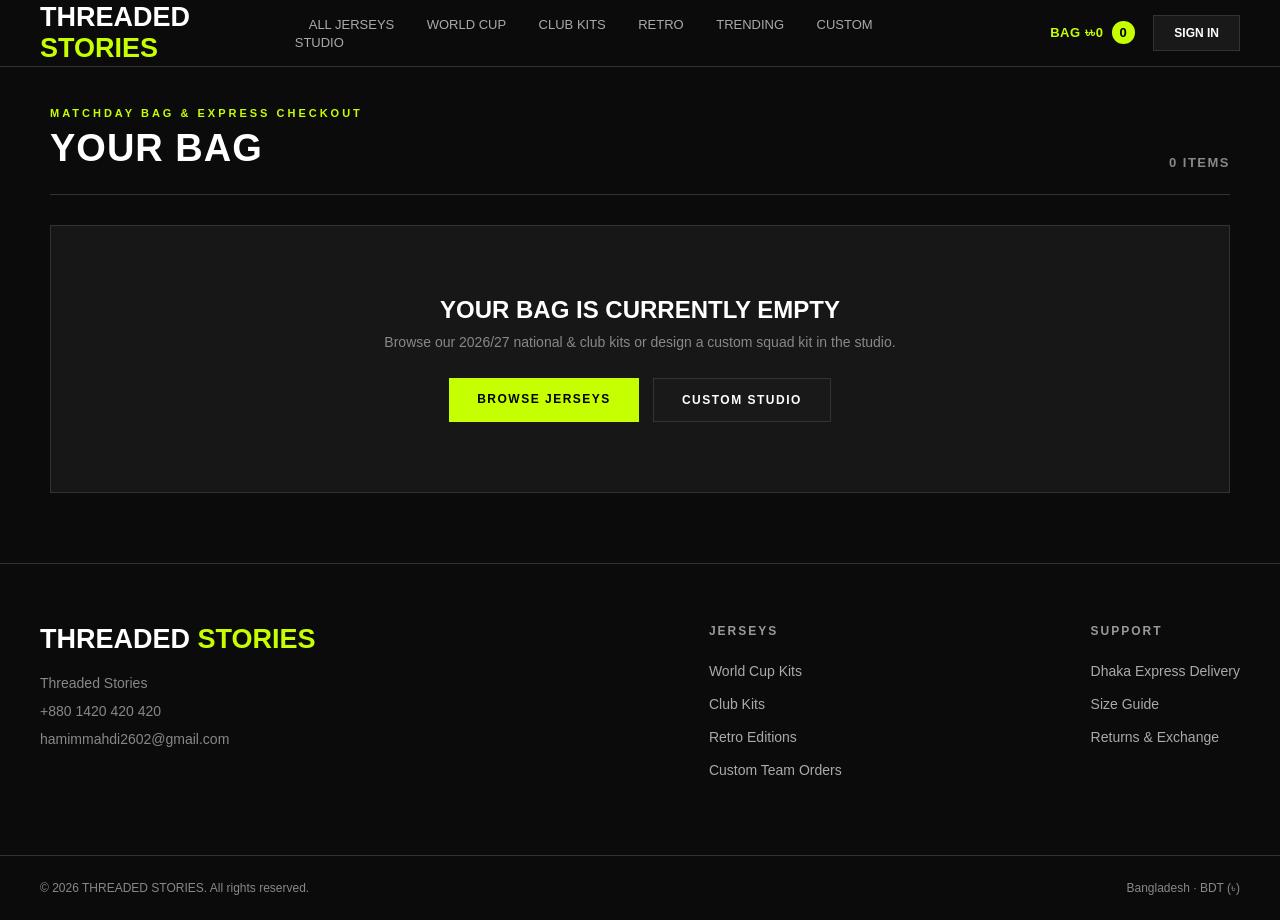
<file: Cart/index.html>
<!DOCTYPE html>
<html lang="en">
<head>
  <meta charset="UTF-8">
  <meta name="viewport" content="width=device-width, initial-scale=1.0">
  <title>Threaded Stories — Bag &amp; Checkout</title>
  <link rel="stylesheet" href="style.css">
  <link rel="icon" href="../Dashboard/mainlogo.webp" type="image/webp">
</head>
<body>

  <!-- Header -->
  <header>
    <a href="../Dashboard/index.html" class="logo">THREADED<span> STORIES</span></a>

    <nav>
      <a href="../Dashboard/index.html#products">ALL JERSEYS</a>
      <a href="../Dashboard/index.html#products">WORLD CUP</a>
      <a href="../Dashboard/index.html#products">CLUB KITS</a>
      <a href="../Dashboard/index.html#products">RETRO</a>
      <a href="../Dashboard/index.html#products">TRENDING</a>
      <a href="../Custom Jersey Studio/index.html">CUSTOM STUDIO</a>
    </nav>

    <div class="header-right">
      <a href="index.html" class="cart-pill active-pill">
        BAG &#2547;<span id="navCartTotal">0</span> <b id="navCartCount">0</b>
      </a>
      <a href="../Dashboard/login.html" class="signin-link">SIGN IN</a>
    </div>
  </header>

  <!-- Main Cart & Checkout Workspace -->
  <main class="bag-main">

    <div class="bag-topbar">
      <div>
        <p class="bag-badge">MATCHDAY BAG &amp; EXPRESS CHECKOUT</p>
        <h1>YOUR BAG</h1>
      </div>
      <div class="bag-topbar-actions">
        <span class="bag-count-label" id="bagItemsLabel">0 ITEMS</span>
        <button type="button" id="clearBagBtn" class="clear-btn">CLEAR BAG</button>
      </div>
    </div>

    <!-- Empty Bag State -->
    <section id="emptyBagView" class="empty-bag-box">
      <h2>YOUR BAG IS CURRENTLY EMPTY</h2>
      <p>Browse our 2026/27 national &amp; club kits or design a custom squad kit in the studio.</p>
      <div class="empty-bag-links">
        <a href="../Dashboard/index.html#products" class="btn-lime">BROWSE JERSEYS</a>
        <a href="../Custom Jersey Studio/index.html" class="btn-outline">CUSTOM STUDIO</a>
      </div>
    </section>

    <!-- Active Bag + Express Checkout Grid -->
    <section id="activeBagView" class="bag-grid">

      <!-- Left Column: Bag Items & Custom Print Option -->
      <div class="bag-items-column">
        <div id="bagItemsList" class="bag-items-list"></div>

        <!-- Promo Code Bar -->
        <div class="promo-card">
          <label for="promoInput">PROMO CODE (TRY: <span>THREADED10</span>)</label>
          <div class="promo-row">
            <input type="text" id="promoInput" placeholder="Enter promo code...">
            <button type="button" id="applyPromoBtn" class="btn-outline-sm">APPLY</button>
          </div>
          <p id="promoFeedback" class="promo-feedback"></p>
        </div>
      </div>

      <!-- Right Column: Summary & Express Bangladesh Checkout -->
      <aside class="checkout-column">

        <!-- Step 1: Order Summary Card -->
        <div id="summaryCard" class="panel-box">
          <div class="panel-head">
            <h3>ORDER SUMMARY</h3>
            <span class="currency-tag">BDT (&#2547;)</span>
          </div>

          <!-- Free Dhaka Delivery Progress -->
          <div class="shipping-meter">
            <p id="shippingMeterText">Add &#2547;2,500 more for FREE Inside Dhaka delivery</p>
            <div class="meter-track">
              <div id="shippingMeterFill" class="meter-fill"></div>
            </div>
          </div>

          <div class="zone-switch">
            <button type="button" class="zone-tab active" data-zone="dhaka">INSIDE DHAKA (&#2547;70)</button>
            <button type="button" class="zone-tab" data-zone="outside">OUTSIDE DHAKA (&#2547;130)</button>
          </div>

          <div class="totals-list">
            <div class="total-line">
              <span>Jerseys Subtotal</span>
              <span id="subtotalVal">&#2547;0</span>
            </div>
            <div class="total-line">
              <span>Name &amp; Number Print</span>
              <span id="printTotalVal">&#2547;0</span>
            </div>
            <div class="total-line" id="discountRow" style="display: none;">
              <span>Promo Discount (10%)</span>
              <span id="discountVal" class="text-lime">-&#2547;0</span>
            </div>
            <div class="total-line">
              <span>Delivery Charge</span>
              <span id="deliveryVal">&#2547;70</span>
            </div>
            <div class="line-divider"></div>
            <div class="total-line grand-total">
              <span>TOTAL PAYABLE</span>
              <span id="grandTotalVal" class="text-lime">&#2547;0</span>
            </div>
          </div>

          <button type="button" id="openCheckoutBtn" class="btn-lime-full">PROCEED TO CHECKOUT</button>
          <a href="../Dashboard/index.html#products" class="continue-link">&#8592; CONTINUE SHOPPING</a>
        </div>

        <!-- Step 2: Express Checkout Form -->
        <div id="checkoutCard" class="panel-box" style="display: none;">
          <div class="panel-head">
            <h3>EXPRESS CHECKOUT</h3>
            <button type="button" id="backToSummaryBtn" class="text-btn">&#8592; SUMMARY</button>
          </div>

          <form id="checkoutForm" novalidate>
            <div class="field-group">
              <label for="buyerName">Full Name</label>
              <input type="text" id="buyerName" placeholder="e.g. Hamim Mehdi Leo">
              <span class="error" id="nameError"></span>
            </div>

            <div class="field-group">
              <label for="buyerPhone">Bangladesh Mobile Number</label>
              <input type="tel" id="buyerPhone" placeholder="01XXXXXXXXX">
              <span class="error" id="phoneError"></span>
            </div>

            <div class="field-group">
              <label for="buyerAddress">Full Delivery Address</label>
              <textarea id="buyerAddress" rows="3" placeholder="House, Road, Area, District"></textarea>
              <span class="error" id="addressError"></span>
            </div>

            <div class="field-group">
              <label>Payment Method</label>
              <div class="payment-options">
                <button type="button" class="pay-option active" data-pay="Cash on Delivery">CASH ON DELIVERY</button>
                <button type="button" class="pay-option" data-pay="bKash">BKASH</button>
                <button type="button" class="pay-option" data-pay="Nagad">NAGAD</button>
              </div>
            </div>

            <div class="checkout-payable-bar">
              <span>TOTAL PAYABLE</span>
              <strong id="checkoutPayableVal" class="text-lime">&#2547;0</strong>
            </div>

            <button type="submit" class="btn-lime-full">PLACE ORDER</button>
          </form>
        </div>

      </aside>
    </section>
  </main>

  <!-- Order Confirmation Modal -->
  <div id="orderConfirmModal" class="modal-overlay">
    <div class="confirm-box">
      <p class="bag-badge">ORDER CONFIRMED</p>
      <h2 id="orderRefCode">#TS-2026</h2>
      <p id="orderConfirmDetails"></p>
      <a href="../Dashboard/index.html" class="btn-lime-full" style="display: block; text-align: center; text-decoration: none;">
        BACK TO STOREFRONT
      </a>
    </div>
  </div>

  <!-- Footer -->
  <footer>
    <div class="footer-about">
      <h2>THREADED<span> STORIES</span></h2>
      <ul class="footer-contact">
        <li>
          <a href="https://www.facebook.com/profile.php?id=61566366863820" target="_blank" rel="noopener noreferrer">
            Threaded Stories
          </a>
        </li>
        <li><a href="tel:+8801420420420">+880 1420 420 420</a></li>
        <li><a href="mailto:hamimmahdi2602@gmail.com">hamimmahdi2602@gmail.com</a></li>
      </ul>
    </div>

    <div>
      <h4>JERSEYS</h4>
      <p>World Cup Kits</p>
      <p>Club Kits</p>
      <p>Retro Editions</p>
      <p>Custom Team Orders</p>
    </div>

    <div>
      <h4>SUPPORT</h4>
      <p>Dhaka Express Delivery</p>
      <p>Size Guide</p>
      <p>Returns &amp; Exchange</p>
    </div>
  </footer>

  <div class="copyright">
    &copy; 2026 THREADED STORIES. All rights reserved.
    <span>Bangladesh &middot; BDT (&#2547;)</span>
  </div>

  <script src="script.js"></script>
</body>
</html>
</file>
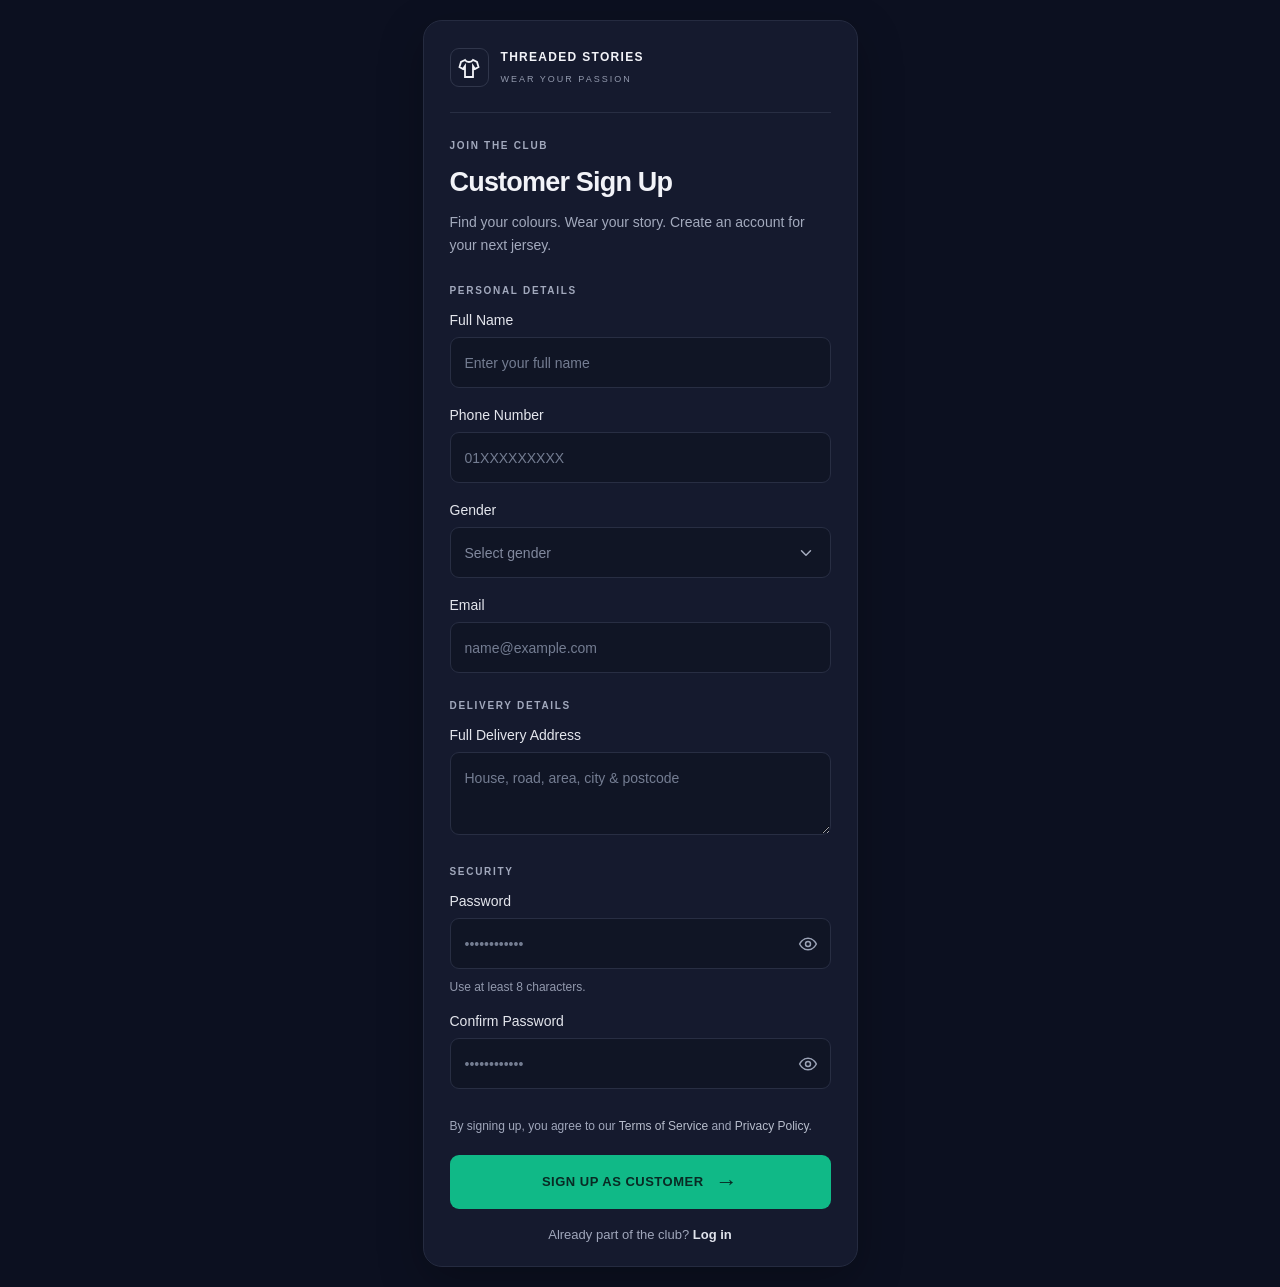
<file: customer sign up/index.html>
<!DOCTYPE html>
<html lang="en">
<head>
    <meta charset="UTF-8">
    <meta name="viewport" content="width=device-width, initial-scale=1.0">
    <title>Threaded Stories - Customer Sign Up</title>
    <link rel="stylesheet" href="style.css">
</head>
<body>

    <div class="signup-container">

     
        <header class="header">
            <div class="logo">
                <div class="logo-icon">
                    <svg viewBox="0 0 24 24" fill="none"
                         stroke="currentColor" stroke-width="1.8">
                        <path d="M8 4L4 6L2.5 11L6 13L8 10V21H16V10L18 13L21.5 11L20 6L16 4C15 5.5 13.7 6 12 6S9 5.5 8 4Z"/>
                    </svg>
                </div>

                <div class="brand-text">
                    <h3>THREADED STORIES</h3>
                    <span>WEAR YOUR PASSION</span>
                </div>
            </div>
        </header>

        <div class="divider"></div>

       
        <section class="intro">
            <span class="section-label">JOIN THE CLUB</span>
            <h1>Customer Sign Up</h1>
            <p>
                Find your colours. Wear your story. Create an
                account for your next jersey.
            </p>
        </section>

        <form id="signupForm">

            <div class="form-section">
                <span class="section-label">PERSONAL DETAILS</span>

                <div class="form-group">
                    <label for="fullName">Full Name</label>
                    <input type="text" id="fullName"
                           placeholder="Enter your full name" required>
                </div>

                <div class="form-group">
                    <label for="phone">Phone Number</label>
                    <input type="tel" id="phone"
                           placeholder="01XXXXXXXXX" required>
                </div>

                <div class="form-group">
                    <label for="gender">Gender</label>
                    <select id="gender" required>
                        <option value="" disabled selected>
                            Select gender
                        </option>
                        <option value="Male">Male</option>
                        <option value="Female">Female</option>
                        <option value="Other">Other</option>
                        <option value="Prefer not to say">
                            Prefer not to say
                        </option>
                    </select>
                </div>

                <div class="form-group">
                    <label for="email">Email</label>
                    <input type="email" id="email"
                           placeholder="name@example.com" required>
                </div>
            </div>

          
            <div class="form-section">
                <span class="section-label">DELIVERY DETAILS</span>

                <div class="form-group">
                    <label for="address">Full Delivery Address</label>
                    <textarea id="address"
                        placeholder="House, road, area, city & postcode"
                        required></textarea>
                </div>
            </div>

       
            <div class="form-section">
                <span class="section-label">SECURITY</span>

                <div class="form-group">
                    <label for="password">Password</label>

                    <div class="password-wrapper">
                        <input type="password" id="password"
                               placeholder="••••••••••••" required>

                        <button type="button" class="toggle-password"
                                data-target="password"
                                aria-label="Show password">
                            <svg viewBox="0 0 24 24" fill="none"
                                 stroke="currentColor" stroke-width="1.8">
                                <path d="M2 12S5.5 5 12 5s10 7 10 7-3.5 7-10 7S2 12 2 12Z"/>
                                <circle cx="12" cy="12" r="3"/>
                            </svg>
                        </button>
                    </div>

                    <small>Use at least 8 characters.</small>
                </div>

                <div class="form-group">
                    <label for="confirmPassword">Confirm Password</label>

                    <div class="password-wrapper">
                        <input type="password" id="confirmPassword"
                               placeholder="••••••••••••" required>

                        <button type="button" class="toggle-password"
                                data-target="confirmPassword"
                                aria-label="Show password">
                            <svg viewBox="0 0 24 24" fill="none"
                                 stroke="currentColor" stroke-width="1.8">
                                <path d="M2 12S5.5 5 12 5s10 7 10 7-3.5 7-10 7S2 12 2 12Z"/>
                                <circle cx="12" cy="12" r="3"/>
                            </svg>
                        </button>
                    </div>
                </div>
            </div>

          
            <p class="terms">
                By signing up, you agree to our
                <a href="#">Terms of Service</a> and
                <a href="#">Privacy Policy</a>.
            </p>

         
            <button type="submit" class="signup-btn">
                SIGN UP AS CUSTOMER
                <span>→</span>
            </button>

            <div id="message" class="message"></div>

            <p class="login-text">
                Already part of the club?
                <a href="login.html">Log in</a>
            </p>

        </form>
    </div>

    <script src="script.js"></script>
</body>
</html>
</file>
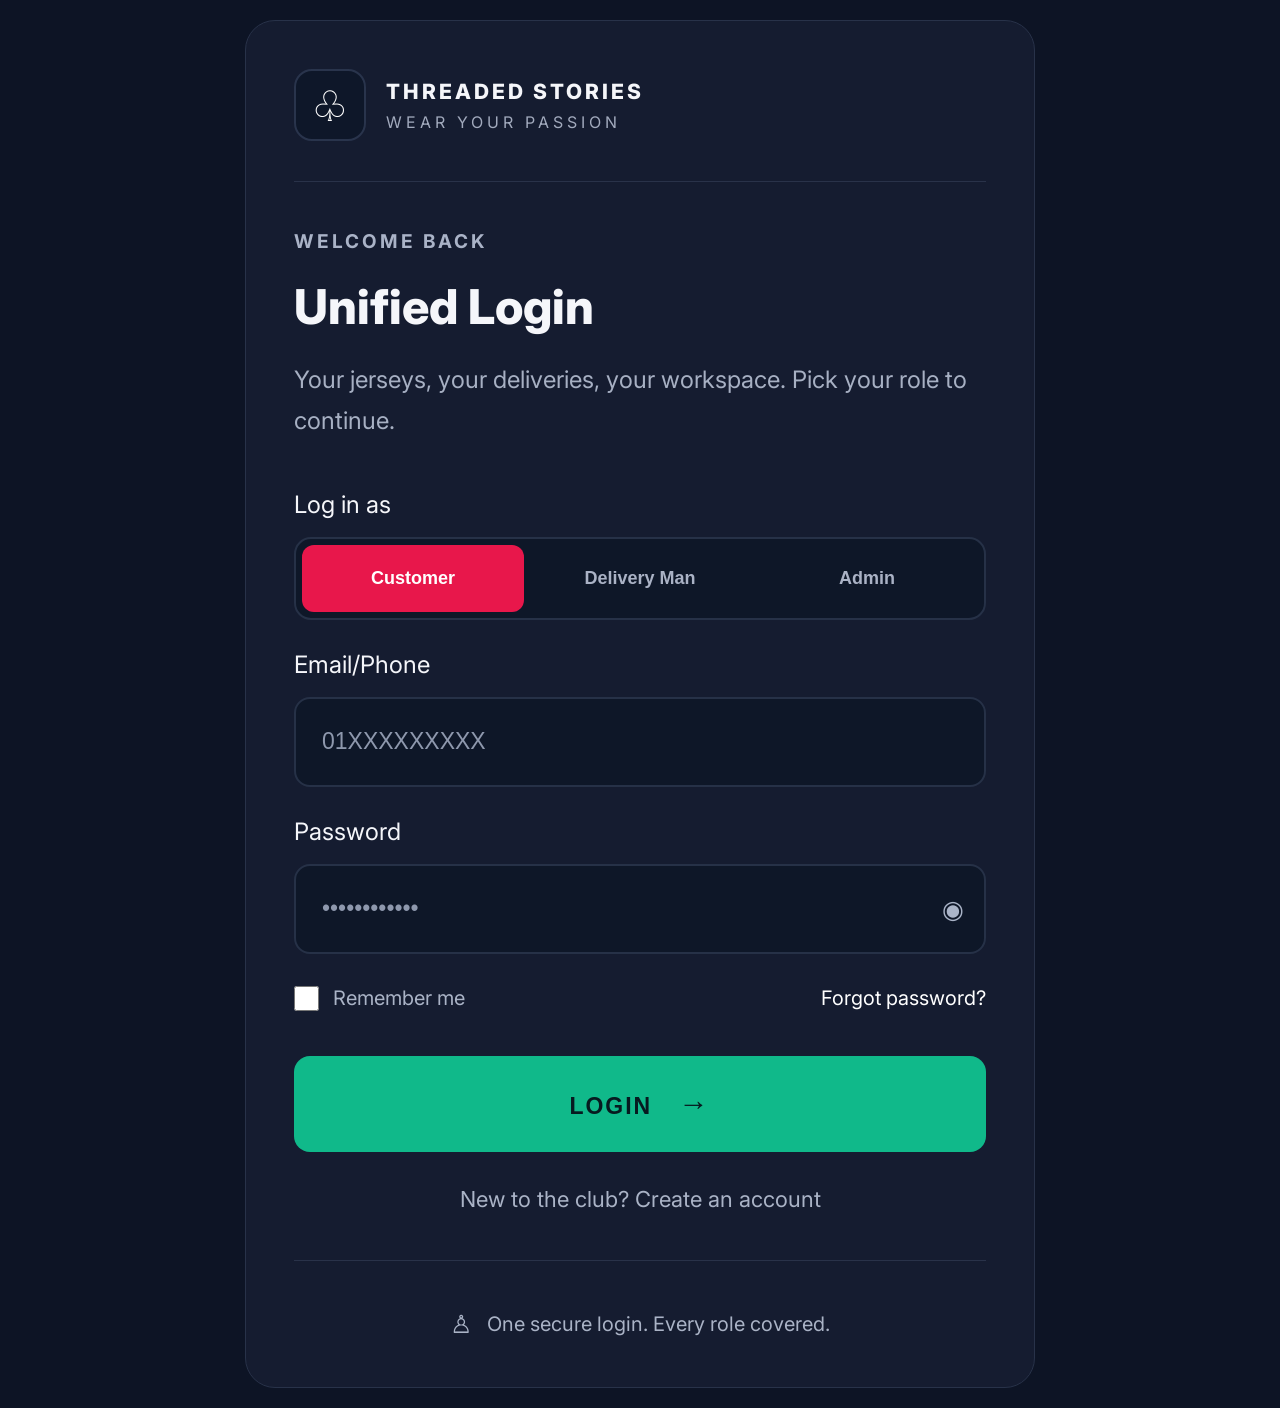
<file: log in/index.html>
<!DOCTYPE html>
<html lang="en">
<head>
    <meta charset="UTF-8">
    <meta name="viewport" content="width=device-width, initial-scale=1.0">
    <title>Threaded Stories - Login</title>

    <link rel="stylesheet" href="style.css">
    <link rel="preconnect" href="https://fonts.googleapis.com">
    <link rel="preconnect" href="https://fonts.gstatic.com" crossorigin>
    <link href="https://fonts.googleapis.com/css2?family=Inter:wght@400;500;600;700;800&display=swap" rel="stylesheet">
</head>

<body>

    <div class="login-container">

   
        <header class="header">
            <div class="logo">
                <span>♧</span>
            </div>

            <div class="brand">
                <h3>THREADED STORIES</h3>
                <p>WEAR YOUR PASSION</p>
            </div>
        </header>

        <hr>


        <section class="welcome">
            <h4>WELCOME BACK</h4>
            <h1>Unified Login</h1>
            <p>
                Your jerseys, your deliveries, your workspace.
                Pick your role to continue.
            </p>
        </section>

  
        <form id="loginForm">

     
            <label>Log in as</label>

            <div class="role-selector">
                <button type="button" class="role active" data-role="Customer">
                    Customer
                </button>

                <button type="button" class="role" data-role="Delivery Man">
                    Delivery Man
                </button>

                <button type="button" class="role" data-role="Admin">
                    Admin
                </button>
            </div>

           
            <div class="form-group">
                <label for="email">Email/Phone</label>

                <input
                    type="text"
                    id="email"
                    placeholder="01XXXXXXXXX"
                    required
                >
            </div>

          
            <div class="form-group">
                <label for="password">Password</label>

                <div class="password-box">
                    <input
                        type="password"
                        id="password"
                        placeholder="••••••••••••"
                        required
                    >

                    <button type="button" id="togglePassword">
                        <span id="eyeIcon">◉</span>
                    </button>
                </div>
            </div>

          
            <div class="options">

                <label class="remember">
                    <input type="checkbox" id="remember">
                    <span>Remember me</span>
                </label>

                <a href="#" id="forgotPassword">
                    Forgot password?
                </a>

            </div>

      
            <button type="submit" class="login-btn">
                LOGIN <span>→</span>
            </button>

        </form>

    
        <div class="create-account">
            New to the club?
            <a href="#" id="createAccount">Create an account</a>
        </div>

        <hr>

  
        <footer>
            <span>♙</span>
            One secure login. Every role covered.
        </footer>

    </div>

    <script src="script.js"></script>

</body>
</html>
</file>
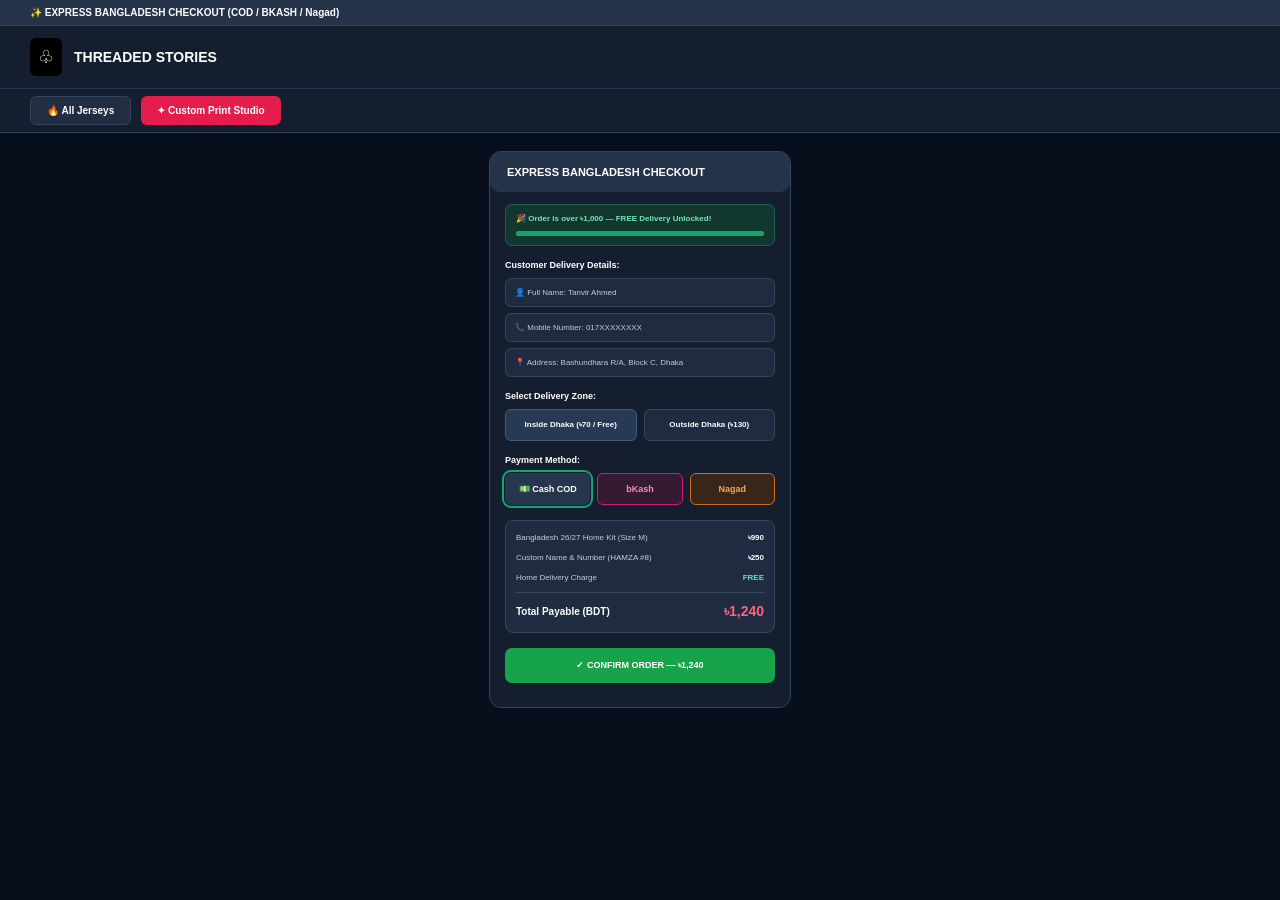
<file: payment Interface/index.html>
<!DOCTYPE html>
<html lang="en">

<head>

    <meta charset="UTF-8">
    <meta name="viewport" content="width=device-width, initial-scale=1.0">

    <title>Threaded Stories - Checkout</title>

    <!-- CSS Connection -->
    <link rel="stylesheet" href="style.css">

</head>

<body>

    <!-- TOP ANNOUNCEMENT BAR -->

    <div class="top-bar">
        ✨ EXPRESS BANGLADESH CHECKOUT (COD / BKASH / Nagad)
    </div>


    <!-- NAVIGATION BAR -->

    <nav class="navbar">

        <div class="brand">
            <span class="brand-icon">♧</span>
            <h3>THREADED STORIES</h3>
        </div>

    </nav>


    <!-- MENU BAR -->

    <div class="menu-bar">

        <button class="menu-btn">🔥 All Jerseys</button>

        <button class="custom-btn">✦ Custom Print Studio</button>

    </div>


    <!-- MAIN CHECKOUT SECTION -->

    <main>

        <div class="checkout-card">

            <!-- CARD HEADER -->

            <div class="card-header">

                <h3>EXPRESS BANGLADESH CHECKOUT</h3>

            </div>


            <!-- CARD CONTENT -->

            <div class="card-content">


                <!-- FREE DELIVERY MESSAGE -->

                <div class="delivery-message">

                    <p>
                        🎉 Order is over ৳1,000 — FREE Delivery Unlocked!
                    </p>

                    <div class="progress-bar">

                        <div class="progress"></div>

                    </div>

                </div>


                <!-- CUSTOMER DETAILS -->

                <h4>Customer Delivery Details:</h4>


                <div class="customer-info">

                    <p>👤 Full Name: Tanvir Ahmed</p>

                    <p>📞 Mobile Number: 017XXXXXXXX</p>

                    <p>📍 Address: Bashundhara R/A, Block C, Dhaka</p>

                </div>


                <!-- DELIVERY ZONE -->

                <h4>Select Delivery Zone:</h4>


                <div class="zone-container">

                    <button class="zone-btn active" id="insideDhaka">

                        Inside Dhaka (৳70 / Free)

                    </button>

                    <button class="zone-btn" id="outsideDhaka">

                        Outside Dhaka (৳130)

                    </button>

                </div>


                <!-- PAYMENT METHOD -->

                <h4>Payment Method:</h4>


                <div class="payment-container">

                    <button class="payment-btn active" data-payment="Cash COD">

                        💵 Cash COD

                    </button>

                    <button class="payment-btn bkash" data-payment="bKash">

                        bKash

                    </button>

                    <button class="payment-btn nagad" data-payment="Nagad">

                        Nagad

                    </button>

                </div>


                <!-- ORDER SUMMARY -->

                <div class="order-summary">


                    <div class="summary-row">

                        <span>Bangladesh 26/27 Home Kit (Size M)</span>

                        <strong>৳990</strong>

                    </div>


                    <div class="summary-row">

                        <span>Custom Name & Number (HAMZA #8)</span>

                        <strong>৳250</strong>

                    </div>


                    <div class="summary-row">

                        <span>Home Delivery Charge</span>

                        <strong class="free" id="deliveryCharge">FREE</strong>

                    </div>


                    <hr>


                    <div class="total-row">

                        <strong>Total Payable (BDT)</strong>

                        <strong class="total-price" id="totalPrice">৳1,240</strong>

                    </div>


                </div>


                <!-- CONFIRM ORDER BUTTON -->

                <button class="confirm-btn" id="confirmOrder">

                    ✓ CONFIRM ORDER — ৳1,240

                </button>


                <!-- SUCCESS MESSAGE -->

                <p id="successMessage"></p>


            </div>

        </div>

    </main>


    <!-- JAVASCRIPT CONNECTION -->

    <script src="script.js"></script>

</body>

</html>
</file>
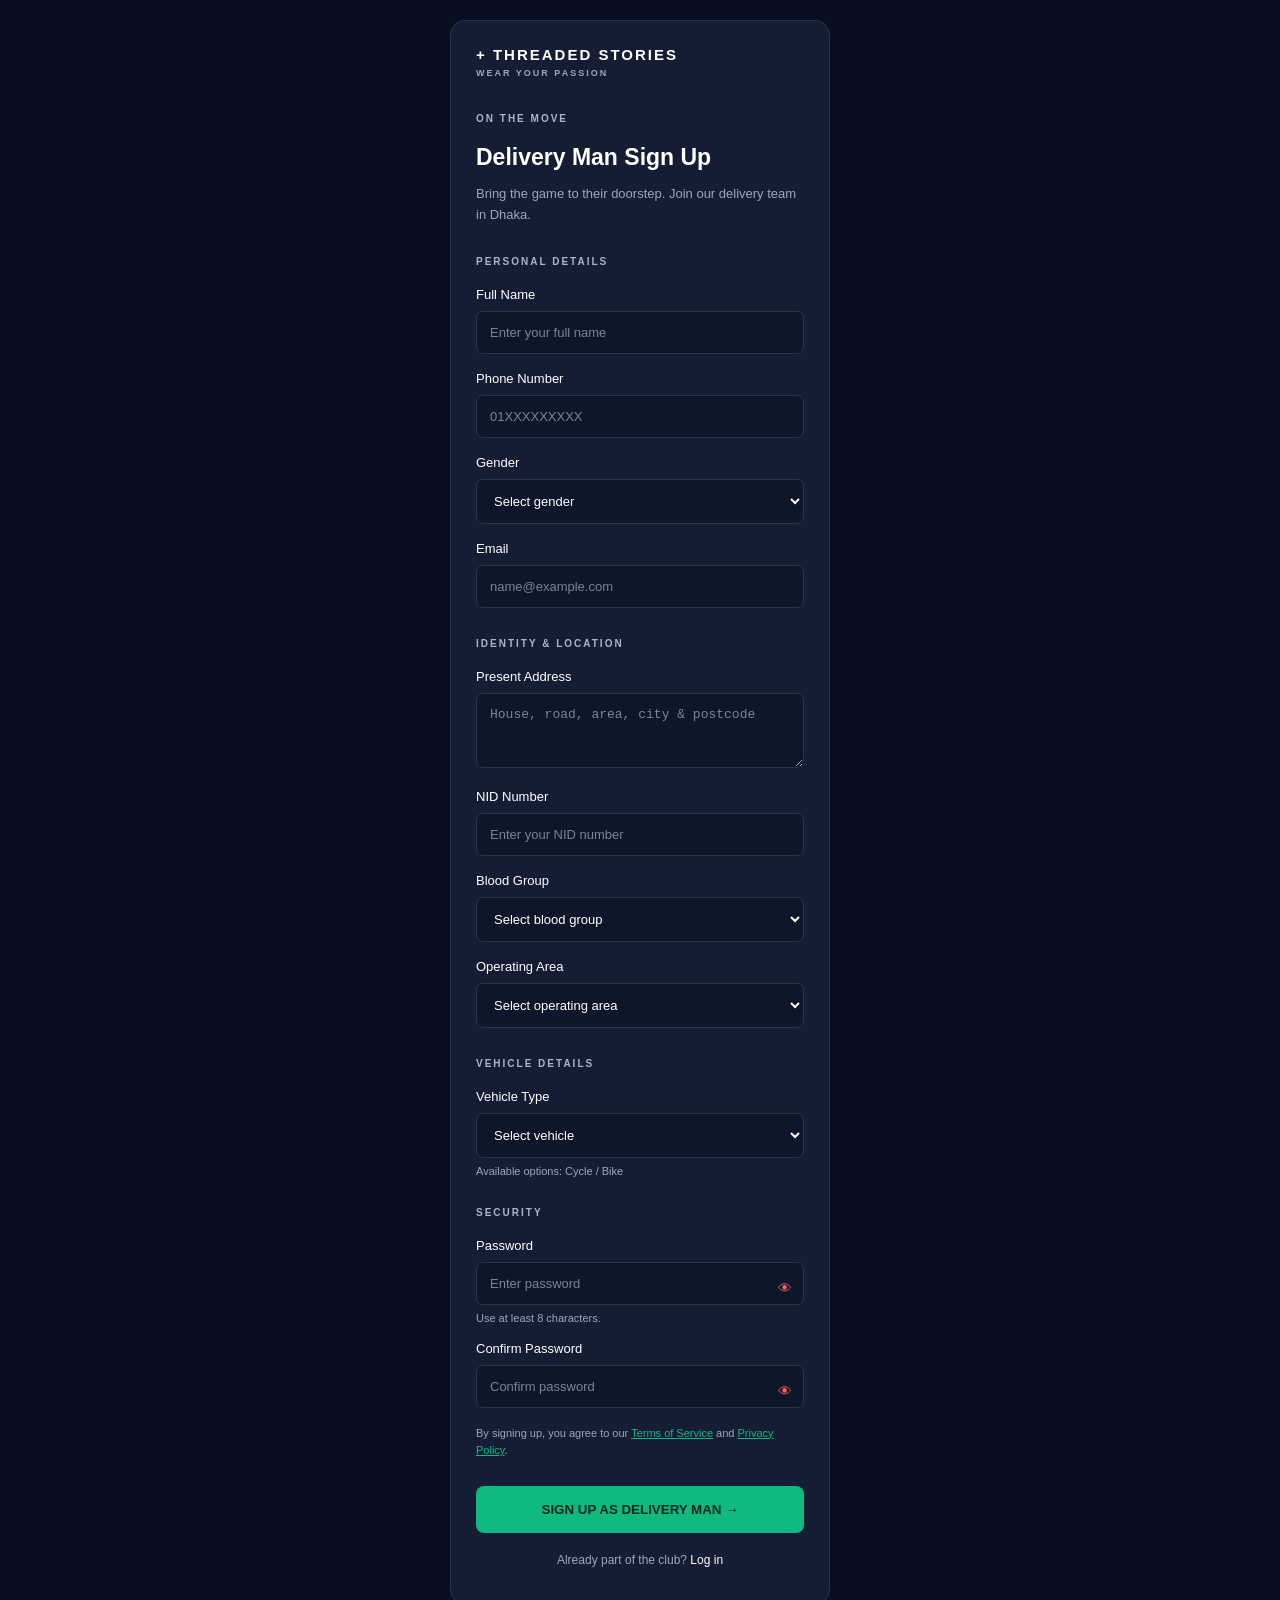
<file: project/index.html>
<!DOCTYPE html>

<html lang="en">

<head>     <meta charset="UTF-8">     <meta name="viewport" content="width=device-width, initial-scale=1.0">


<title>Delivery Man Sign Up</title>

<!-- Connect CSS -->
<link rel="stylesheet" href="style.css">


</head>

<body>

<form id="deliveryForm">


<!-- HEADER -->

<div class="logo">
    + THREADED STORIES
    <small>WEAR YOUR PASSION</small>
</div>

<p class="section-title">ON THE MOVE</p>

<h2>Delivery Man Sign Up</h2>

<p class="subtitle">
    Bring the game to their doorstep.
    Join our delivery team in Dhaka.
</p>


<!-- PERSONAL DETAILS -->

<p class="section-title">PERSONAL DETAILS</p>

<div>
    <label>Full Name</label>
    <input type="text" id="fullName" placeholder="Enter your full name">
    <span id="nameError"></span>
</div>

<div>
    <label>Phone Number</label>
    <input type="text" id="phone" placeholder="01XXXXXXXXX">
    <span id="phoneError"></span>
</div>

<div>
    <label>Gender</label>

    <select id="gender">
        <option value="">Select gender</option>
        <option>Male</option>
        <option>Female</option>
        <option>Other</option>
    </select>

    <span id="genderError"></span>
</div>

<div>
    <label>Email</label>
    <input type="email" id="email" placeholder="name@example.com">
    <span id="emailError"></span>
</div>


<!-- IDENTITY AND LOCATION -->

<p class="section-title">IDENTITY & LOCATION</p>

<div>
    <label>Present Address</label>

    <textarea id="address"
    placeholder="House, road, area, city & postcode"></textarea>

    <span id="addressError"></span>
</div>

<div>
    <label>NID Number</label>
    <input type="text" id="nid" placeholder="Enter your NID number">
    <span id="nidError"></span>
</div>

<div>
    <label>Blood Group</label>

    <select id="blood">
        <option value="">Select blood group</option>
        <option>O+</option>
        <option>O-</option>
        <option>A+</option>
        <option>A-</option>
        <option>B+</option>
        <option>B-</option>
        <option>AB+</option>
        <option>AB-</option>
    </select>

    <span id="bloodError"></span>
</div>

<div>
    <label>Operating Area</label>

    <select id="area">
        <option value="">Select operating area</option>
        <option>Bashundhara & Uttara</option>
        <option>Mirpur</option>
        <option>Dhanmondi</option>
        <option>Banani & Gulshan</option>
        <option>Mohammadpur</option>
        <option>Motijheel</option>
    </select>

    <span id="areaError"></span>
</div>


<!-- VEHICLE DETAILS -->

<p class="section-title">VEHICLE DETAILS</p>

<div>
    <label>Vehicle Type</label>

    <select id="vehicle">
        <option value="">Select vehicle</option>
        <option value="Cycle">Cycle</option>
        <option value="Bike">Bike</option>
    </select>

    <span id="vehicleError"></span>
</div>

<p class="hint">Available options: Cycle / Bike</p>

<!-- Bike Registration -->

<div id="bikeDetails" style="display:none;">

    <p class="success-text">✓ Required for Bike</p>

    <label>Bike Registration Number</label>

    <input type="text" id="bikeNumber"
    placeholder="DHK-METRO-LA-24-8891">

    <span id="bikeError"></span>

</div>


<!-- SECURITY -->

<p class="section-title">SECURITY</p>

<div>
    <label>Password</label>

    <div class="password-box">

        <input type="password" id="password"
        placeholder="Enter password">

        <span class="toggle"
        onclick="togglePassword('password', this)">👁</span>

    </div>

    <p class="hint">Use at least 8 characters.</p>

    <span id="passwordError"></span>
</div>

<div>
    <label>Confirm Password</label>

    <div class="password-box">

        <input type="password" id="confirmPassword"
        placeholder="Confirm password">

        <span class="toggle"
        onclick="togglePassword('confirmPassword', this)">👁</span>

    </div>

    <span id="confirmError"></span>
</div>


<!-- TERMS -->

<p class="terms">
    By signing up, you agree to our
    <a href="#">Terms of Service</a>
    and <a href="#">Privacy Policy</a>.
</p>


<!-- SUBMIT -->

<button type="submit">
    SIGN UP AS DELIVERY MAN →
</button>

<p id="successMessage"></p>

<p class="login">
    Already part of the club? <a href="#">Log in</a>
</p>


</form>

<!-- Connect JavaScript -->

<script src="script.js">\</script>

</body>
</html>
</file>
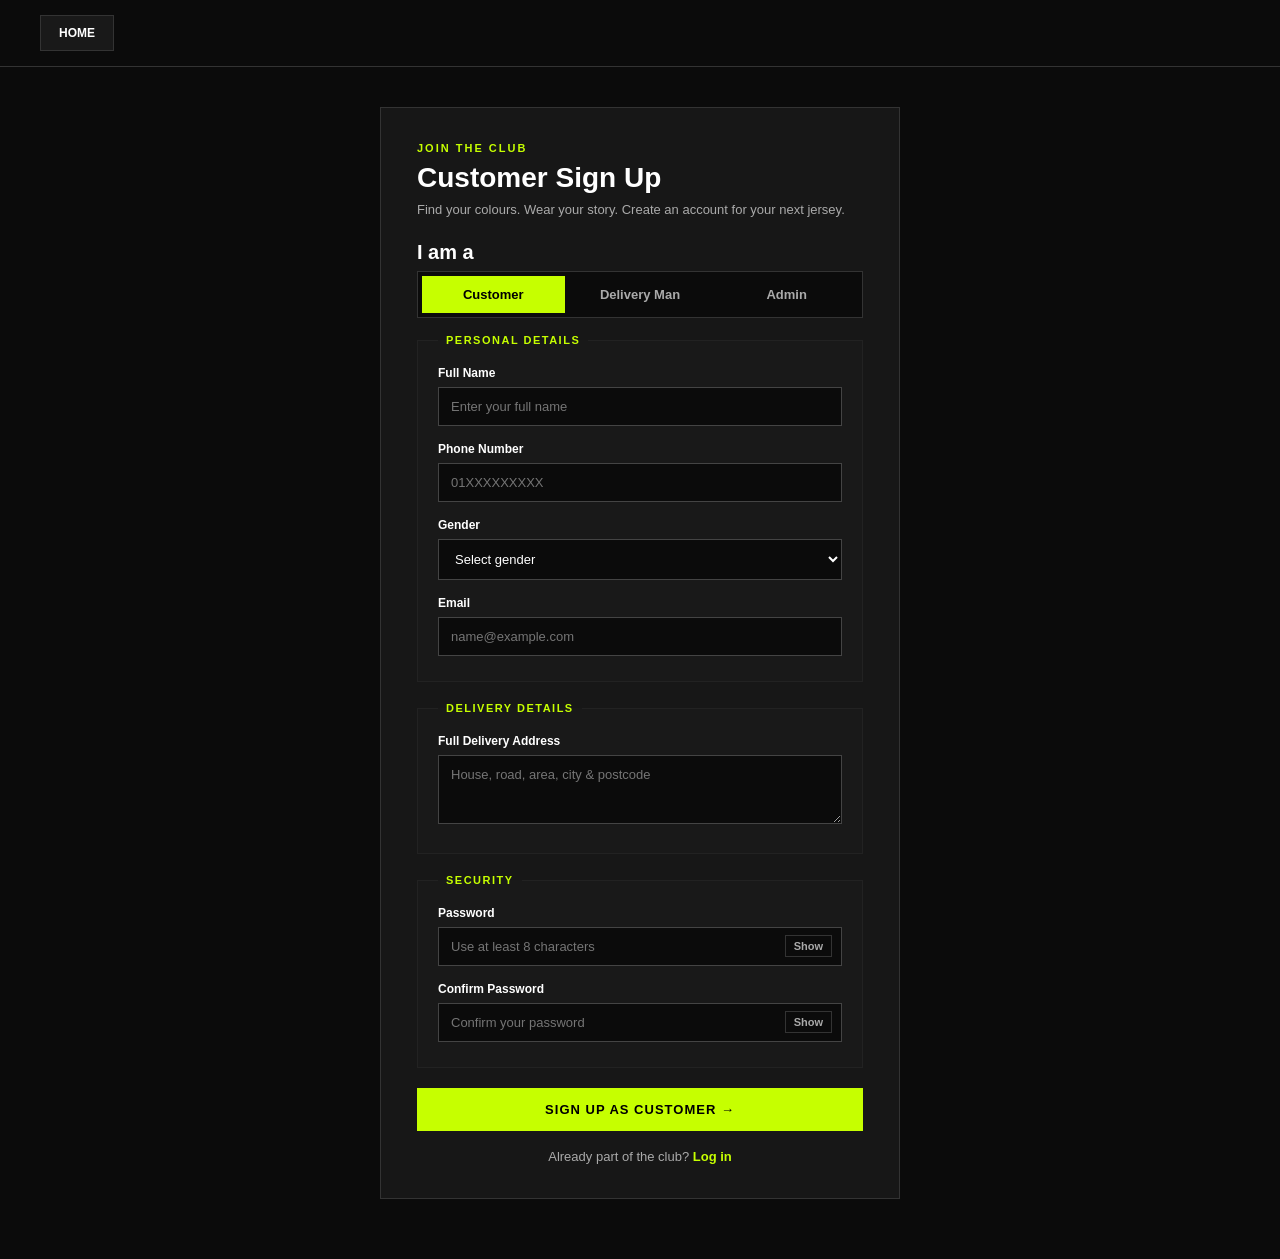
<file: Sign Up/index.html>
<!DOCTYPE html>
<html lang="en">
<head>
  <meta charset="UTF-8">
  <meta name="viewport" content="width=device-width, initial-scale=1.0">
  <title>Threaded Stories — Sign Up</title>
  <link rel="stylesheet" href="style.css">
</head>
<body>

  <nav>
    <a href="../Dashboard/index.html">HOME</a>
  </nav>

  <div class="container">
    <small id="roleTag">JOIN THE CLUB</small>
    <h2 id="formTitle">Customer Sign Up</h2>
    <p id="formSubtitle">Find your colours. Wear your story. Create an account for your next jersey.</p>

    <form id="signupForm" novalidate>

      <!-- 3-Segment Role Switcher (Customer | Delivery Man | Admin) -->
      <div class="form-group">
        <label class="who_am_i">I am a</label>
        <div class="role-segmented" role="tablist">
          <button type="button" class="role-tab active" data-role="customer">Customer</button>
          <button type="button" class="role-tab" data-role="delivery">Delivery Man</button>
          <button type="button" class="role-tab" data-role="admin">Admin</button>
        </div>
        <input type="hidden" id="role" name="role" value="customer">
      </div>

      <!-- Common Personal Details -->
      <fieldset>
        <legend>Personal Details</legend>

        <div class="form-group">
          <label for="fullName">Full Name</label>
          <input type="text" id="fullName" name="fullName" placeholder="Enter your full name">
          <span class="error" id="fullNameError"></span>
        </div>

        <div class="form-group">
          <label for="phone">Phone Number</label>
          <input type="tel" id="phone" name="phone" placeholder="01XXXXXXXXX" maxlength="11">
          <span class="error" id="phoneError"></span>
        </div>

        <div class="form-group">
          <label for="gender">Gender</label>
          <select id="gender" name="gender">
            <option value="">Select gender</option>
            <option value="Male">Male</option>
            <option value="Female">Female</option>
            <option value="Other">Other</option>
          </select>
          <span class="error" id="genderError"></span>
        </div>

        <div class="form-group">
          <label for="email">Email</label>
          <input type="email" id="email" name="email" placeholder="name@example.com">
          <span class="error" id="emailError"></span>
        </div>
      </fieldset>

      <!-- Customer Only -->
      <fieldset id="customerFields">
        <legend>Delivery Details</legend>

        <div class="form-group">
          <label for="customerAddress">Full Delivery Address</label>
          <textarea id="customerAddress" name="customerAddress" rows="3" placeholder="House, road, area, city &amp; postcode"></textarea>
          <span class="error" id="customerAddressError"></span>
        </div>
      </fieldset>

      <!-- Delivery Man Only -->
      <div id="deliveryFields" hidden>
        <fieldset>
          <legend>Identity &amp; Location</legend>

          <div class="form-group">
            <label for="presentAddress">Present Address</label>
            <textarea id="presentAddress" name="presentAddress" rows="3" placeholder="House, road, area, city &amp; postcode"></textarea>
            <span class="error" id="presentAddressError"></span>
          </div>

          <div class="form-group">
            <label for="nid">NID Number</label>
            <input type="text" id="nid" name="nid" placeholder="Enter your NID number">
            <span class="error" id="nidError"></span>
          </div>

          <div class="form-group">
            <label for="bloodGroup">Blood Group</label>
            <select id="bloodGroup" name="bloodGroup">
              <option value="">Select blood group</option>
              <option value="A+">A+</option>
              <option value="A-">A-</option>
              <option value="B+">B+</option>
              <option value="B-">B-</option>
              <option value="O+">O+</option>
              <option value="O-">O-</option>
              <option value="AB+">AB+</option>
              <option value="AB-">AB-</option>
            </select>
            <span class="error" id="bloodGroupError"></span>
          </div>

          <div class="form-group">
            <label for="operatingArea">Operating Area</label>
            <select id="operatingArea" name="operatingArea">
              <option value="">Select operating area</option>
              <option value="Bashundhara & Uttara">Bashundhara &amp; Uttara</option>
              <option value="Dhanmondi & Mohammadpur">Dhanmondi &amp; Mohammadpur</option>
              <option value="Mirpur & Pallabi">Mirpur &amp; Pallabi</option>
              <option value="Gulshan & Banani">Gulshan &amp; Banani</option>
              <option value="Motijheel & Old Dhaka">Motijheel &amp; Old Dhaka</option>
            </select>
            <span class="error" id="operatingAreaError"></span>
          </div>
        </fieldset>

        <fieldset>
          <legend>Vehicle Details</legend>

          <div class="form-group">
            <label for="vehicleType">Vehicle Type</label>
            <select id="vehicleType" name="vehicleType">
              <option value="Bike">Bike</option>
              <option value="Cycle">Cycle</option>
            </select>
          </div>

          <div class="form-group" id="bikeRegBox">
            <label for="bikeReg">Bike Registration Number</label>
            <input type="text" id="bikeReg" name="bikeReg" placeholder="DHK-METRO-LA-24-8891">
            <span class="error" id="bikeRegError"></span>
          </div>
        </fieldset>
      </div>

      <!-- Common Security -->
      <fieldset>
        <legend>Security</legend>

        <div class="form-group">
          <label for="password">Password</label>
          <input type="password" id="password" name="password" placeholder="Use at least 8 characters">
          <button type="button" class="toggle-pass" data-target="password">Show</button>
          <span class="error" id="passwordError"></span>
        </div>

        <div class="form-group">
          <label for="confirmPassword">Confirm Password</label>
          <input type="password" id="confirmPassword" name="confirmPassword" placeholder="Confirm your password">
          <button type="button" class="toggle-pass" data-target="confirmPassword">Show</button>
          <span class="error" id="confirmPasswordError"></span>
        </div>
      </fieldset>

      <button type="submit" id="submitBtn">SIGN UP AS CUSTOMER &rarr;</button>
      <p class="login-link">Already part of the club? <a href="login.html">Log in</a></p>

    </form>
  </div>

  <script src="script.js"></script>
</body>
</html>
</file>
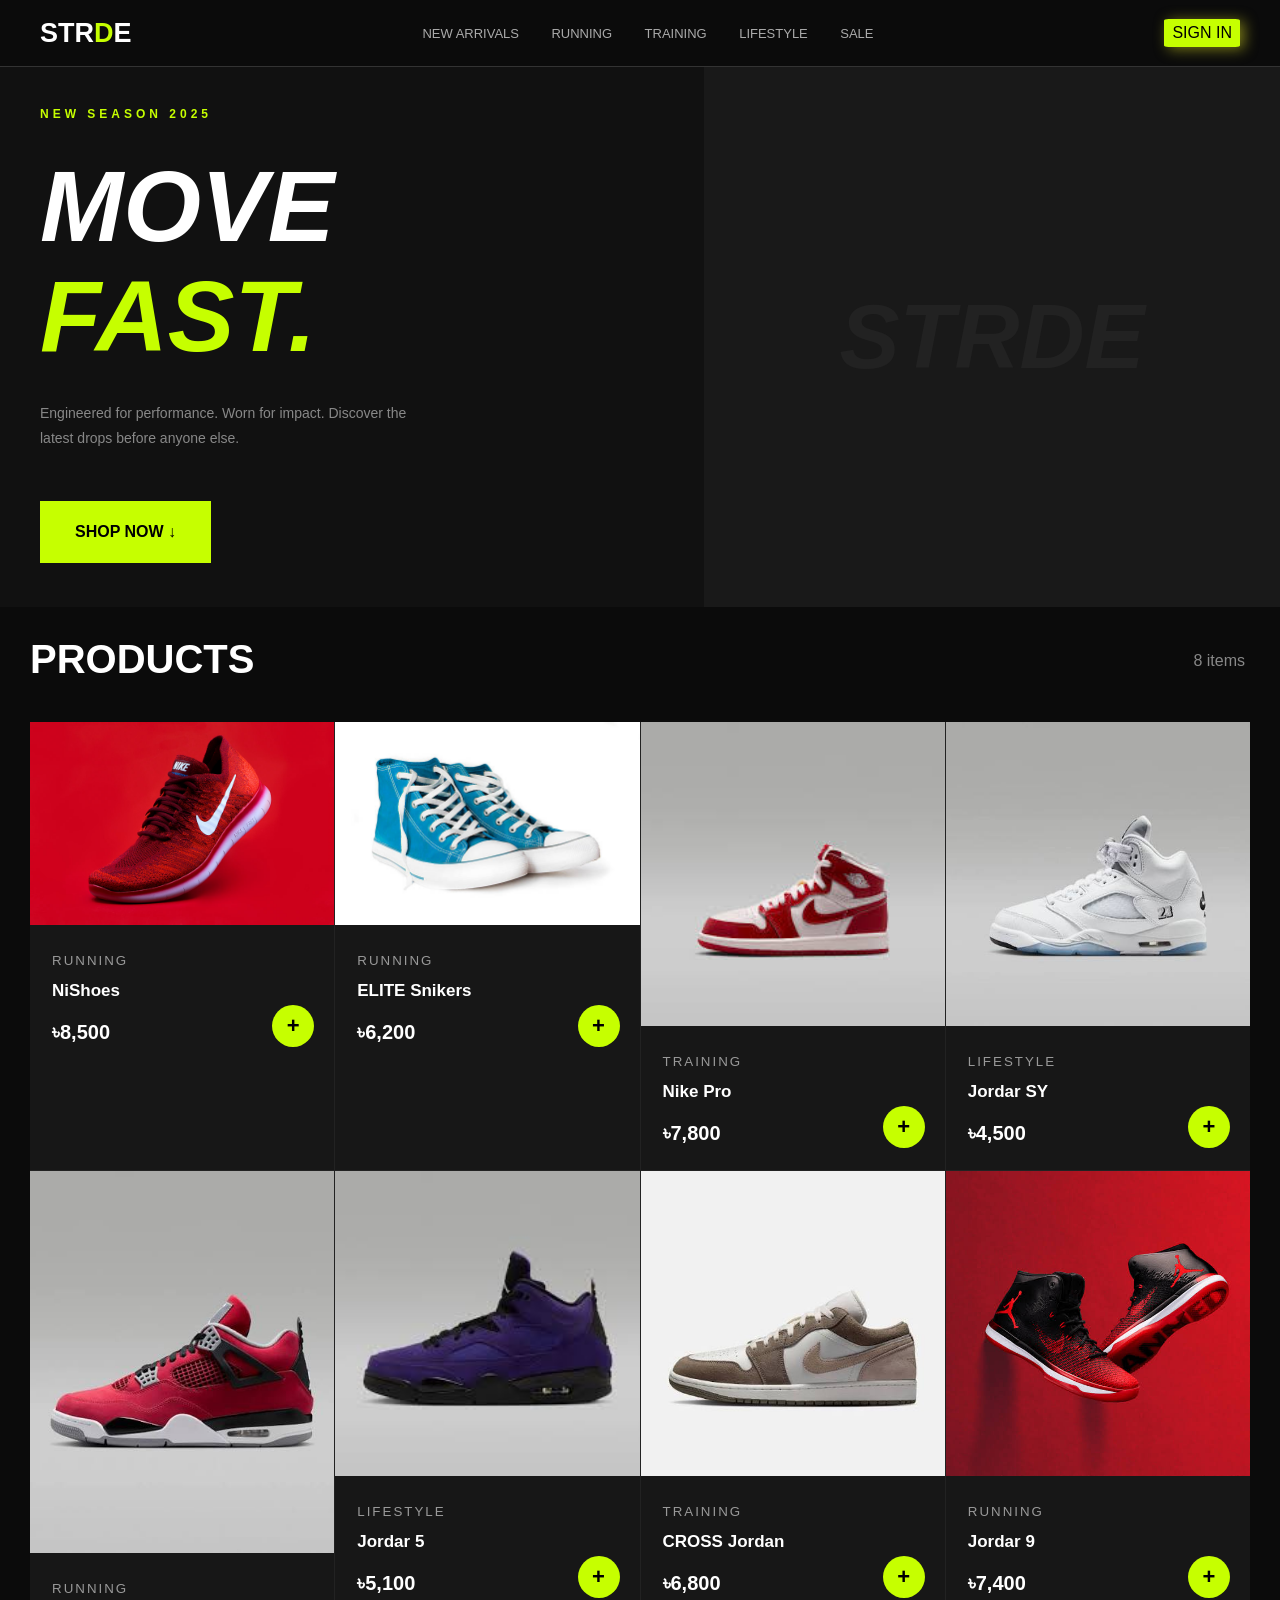
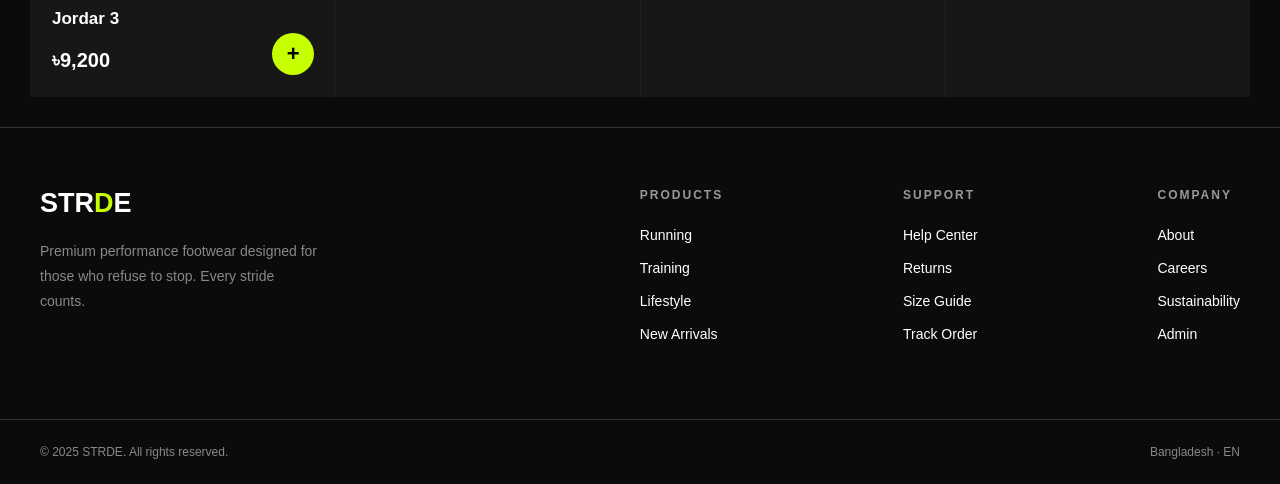
<file: home.html>
<!DOCTYPE html>
<html>
<head>
    <title>STRDE - Shoe Store</title>
    <link rel="stylesheet" href="stylus/logstyle.css">
    <link rel="icon" href="image/icon.png" type="image/x-icon">
</head>
<body>

    <!-- Header -->
    <header>
        <h2 class="logo">STR<span>D</span>E</h2>

        <nav>
            <a href="#home">NEW ARRIVALS</a>
            <a href="#products">RUNNING</a>
            <a href="#products">TRAINING</a>
            <a href="#products">LIFESTYLE</a>
            <a href="#products">SALE</a>
        </nav>

        <div class="header-right">
            <!-- <span>BAG <b id="cart-count">0</b></span> -->
            <!-- <button onclick="openLogin()">SIGN IN</button> -->
             <a href="login.html">SIGN IN</a>
        </div>
    </header>

    <!-- Main Hero Section -->
    <section class="hero" id="home">
        <div class="hero-content">
            <p class="season">NEW SEASON 2025</p>

            <h1>MOVE<br><span>FAST.</span></h1>

            <p>
                Engineered for performance. Worn for impact.
                Discover the latest drops before anyone else.
            </p>

            <a href="" class="shop-btn">SHOP NOW ↓</a>
        </div>

        <div class="hero-right">
            <h1>STRDE</h1>
        </div>
    </section>

    <!-- Products Section -->
    <section class="products" id="products">

        <h2>PRODUCTS</h2>
        <p class="items">8 items</p>

        <div class="product-container">

            <div class="product-card">
                <div >
                    <img src="image/shoes.png" alt="NiShoes" class="image-p">
                </div>
                <div class="product-info">
                    <small>RUNNING</small>
                    <h3>NiShoes</h3>
                    
                    <p>৳8,500</p>
                    <button onclick="addCart()">+</button>
                </div>
            </div>

            <div class="product-card">
                <div >
                    <img src="image/shoes2.png" alt="Nishoes" class="image-p">
                </div>
                <div class="product-info">
                    <small>RUNNING</small>
                    <h3>ELITE Snikers</h3>
                    <p>৳6,200</p>
                    <button onclick="addCart()">+</button>
                </div>
            </div>

            <div class="product-card">
                <div >
                    <img src="image/shoes3.png" alt="POWER" class="image-p">
                </div>
                <div class="product-info">
                    <small>TRAINING</small>
                    <h3>Nike Pro</h3>
                    <p>৳7,800</p>
                    <button onclick="addCart()">+</button>
                </div>
            </div>

            <div class="product-card">
                <div >
                    <img src="image/shoes4.png" alt=" LITE" class="image-p">
                </div>
                <div class="product-info">
                    <small>LIFESTYLE</small>
                    <h3>Jordar SY</h3>
                    <p>৳4,500</p>
                    <button onclick="addCart()">+</button>
                </div>
            </div>

            <div class="product-card">
                <div >
                    <img src="image/shoes5.png" alt="MA" class="image-p">
                </div>
                <div class="product-info">
                    <small>RUNNING</small>
                    <h3>Jordar 3</h3>
                    <p>৳9,200</p>
                    <button onclick="addCart()">+</button>
                </div>
            </div>

            <div class="product-card">
                <div >
                    <img src="image/shoes6.png" alt="CLASSIC" class="image-p">
                </div>
                <div class="product-info">
                    <small>LIFESTYLE</small>
                    <h3>Jordar 5</h3>
                    <p>৳5,100</p>
                    <button onclick="addCart()">+</button>
                </div>
            </div>

            <div class="product-card">
                <div >
                    <img src="image/shoes7.png" alt="CT PRO" class="image-p">
                </div>
                <div class="product-info">
                    <small>TRAINING</small>
                    <h3>CROSS Jordan</h3>
                    <p>৳6,800</p>
                    <button onclick="addCart()">+</button>
                </div>
            </div>

            <div class="product-card">
                <div >
                    <img src="image/shoes9.png" alt="CR ZERO" class="image-p">
                </div>
                <div class="product-info">
                    <small>RUNNING</small>
                    <h3>Jordar 9</h3>
                    <p>৳7,400</p>
                    <button onclick="addCart()">+</button>
                </div>
            </div>

        </div>
    </section>

    <!-- Footer -->
    <footer>
        <div class="footer-about">
            <h2>STR<span>D</span>E</h2>
            <p>
                Premium performance footwear designed for
                those who refuse to stop. Every stride counts.
            </p>
        </div>

        <div>
            <h4>PRODUCTS</h4>
            <p>Running</p>
            <p>Training</p>
            <p>Lifestyle</p>
            <p>New Arrivals</p>
        </div>

        <div>
            <h4>SUPPORT</h4>
            <p>Help Center</p>
            <p>Returns</p>
            <p>Size Guide</p>
            <p>Track Order</p>
        </div>

        <div>
            <h4>COMPANY</h4>
            <p>About</p>
            <p>Careers</p>
            <p>Sustainability</p>
            <p>Admin</p>
        </div>
    </footer>

    <div class="copyright">
        © 2025 STRDE. All rights reserved.
        <span>Bangladesh · EN</span>
    </div>


   

    <script src="jas.js"></script>

</body>
</html>
</file>
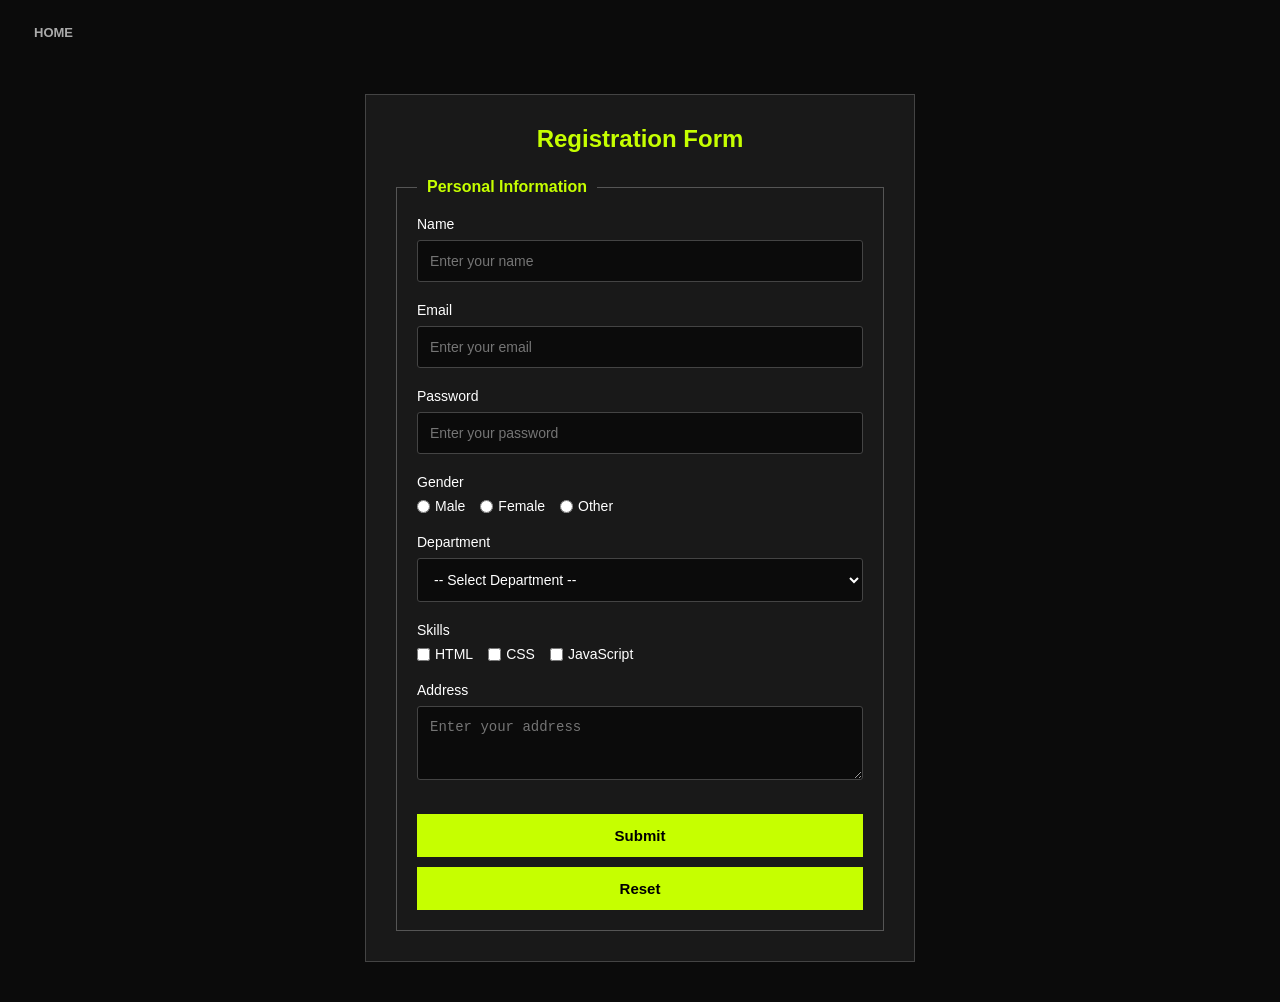
<file: login.html>
<!DOCTYPE html>
<html lang="en">
<head>
  <meta charset="UTF-8">
  <meta name="viewport" content="width=device-width, initial-scale=1.0">
  <title>Registration Form</title>
  <link rel="stylesheet" href="stylus/logstyle.css">
</head>
<body>
  <nav>
    <div class="back">
      <a href="home.html">HOME</a>
    </div>
  </nav>

  <div class="container">
    <h2>Registration Form</h2>

    <form id="myForm" novalidate>
      <fieldset> 
        <legend>Personal Information</legend>

      <!-- Name -->
      <div class="form-group">
        <label for="name">Name</label>
        <input type="text" id="name" placeholder="Enter your name">
        <span class="error" id="nameError"></span>
      </div>

      <!-- Email -->
      <div class="form-group">
        <label for="email">Email</label>
        <input type="text" id="email" placeholder="Enter your email">
        <span class="error" id="emailError"></span>
      </div>

      <!-- Password -->
      <div class="form-group">
        <label for="password">Password</label>
        <input type="password" id="password" placeholder="Enter your password">
        <span class="error" id="passwordError"></span>
      </div>

      <!-- Gender -->
      <div class="form-group">
        <label>Gender</label>
        <div class="options">
          <label><input type="radio" name="gender" value="Male"> Male</label>
          <label><input type="radio" name="gender" value="Female"> Female</label>
          <label><input type="radio" name="gender" value="Other"> Other</label>
        </div>
        <span class="error" id="genderError"></span>
      </div>

      <!-- Department -->
      <div class="form-group">
        <label for="department">Department</label>
        <select id="department">
          <option value="">-- Select Department --</option>
          <option value="CSE">CSE</option>
          <option value="EEE">EEE</option>
          <option value="BBA">BBA</option>
          <option value="English">English</option>
        </select>
        <span class="error" id="departmentError"></span>
      </div>

      <!-- Skills -->
      <div class="form-group">
        <label>Skills</label>
        <div class="options">
          <label><input type="checkbox" name="skill" value="HTML"> HTML</label>
          <label><input type="checkbox" name="skill" value="CSS"> CSS</label>
          <label><input type="checkbox" name="skill" value="JavaScript"> JavaScript</label>
        </div>
        <span class="error" id="skillError"></span>
      </div>

      <!-- Address -->
      <div class="form-group">
        <label for="address">Address</label>
        <textarea id="address" rows="3" placeholder="Enter your address"></textarea>
        <span class="error" id="addressError"></span>
      </div>

      <button type="submit">Submit</button>
      <button type="reset">Reset</button>
    
      </fieldset>
    </form>
  </div>

  <script src="jas.js"></script>
</body>
</html>
</file>
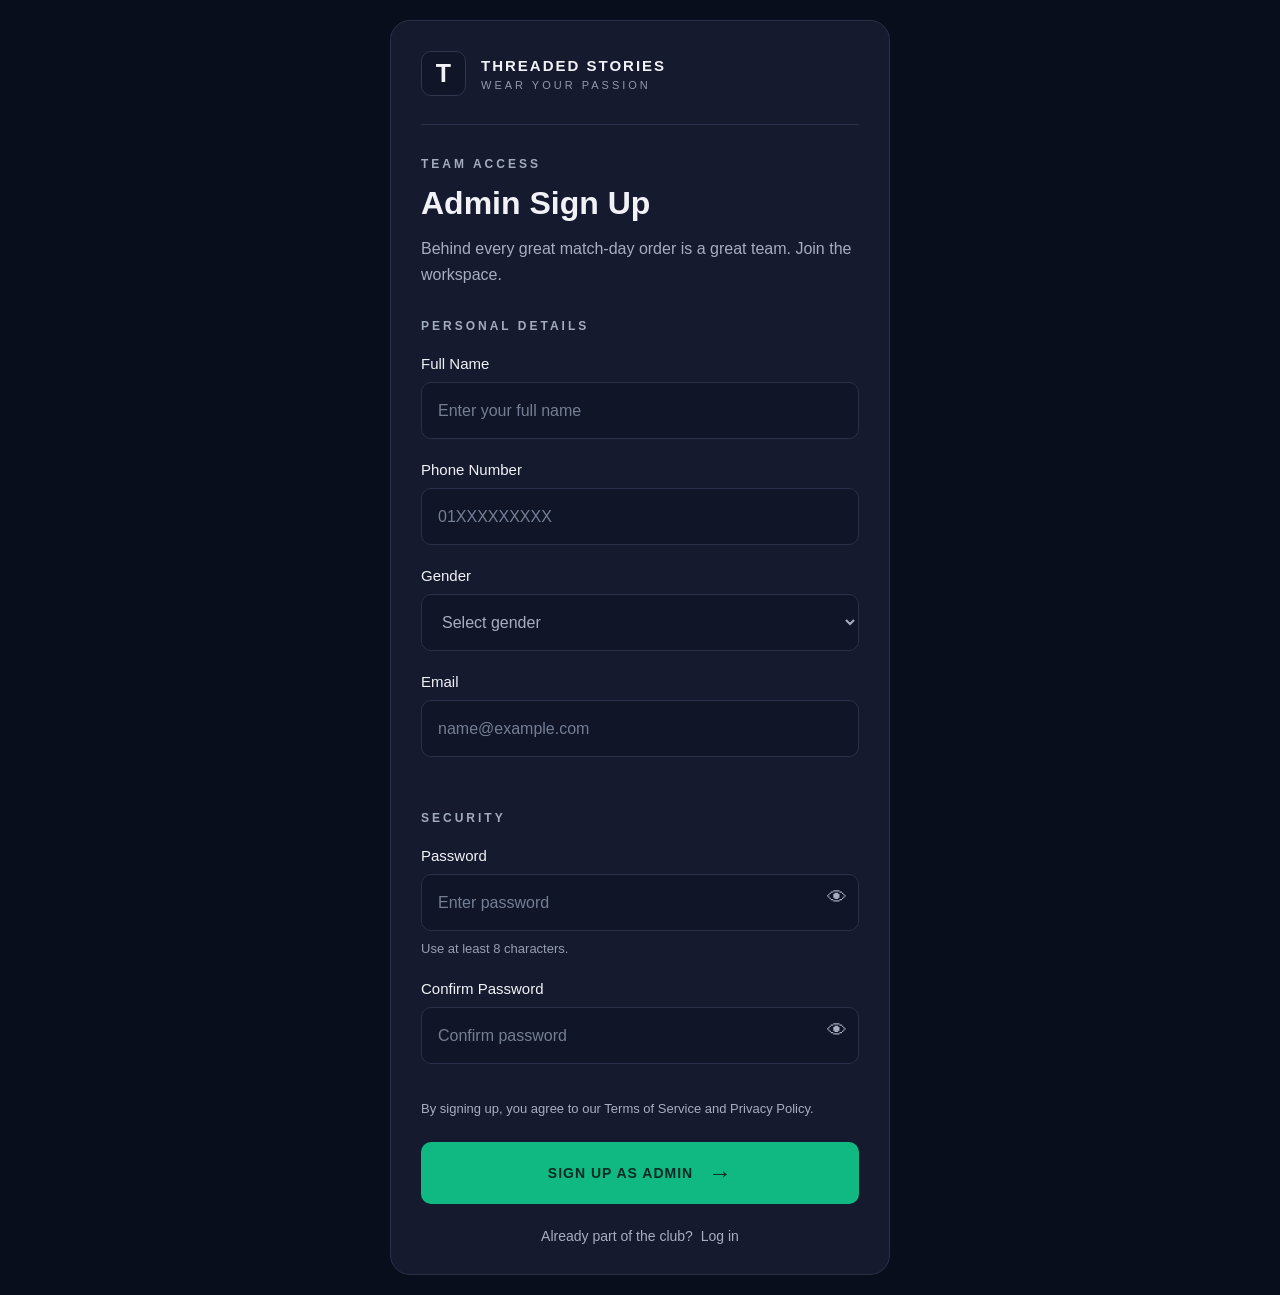
<file: adminSignUp/adminsignup.html>
<!DOCTYPE html>
<html lang="en">
<head>
    <meta charset="UTF-8">
    <meta name="viewport" content="width=device-width, initial-scale=1.0">
    <title>Admin Sign Up - Threaded Stories</title>

    <link rel="stylesheet" href="adminsignup.css">
    <script src="adminsignup.js" defer></script>
</head>

<body>

    <div class="signup-container">

        <!-- Logo Section -->
        <header class="header">

            <div class="logo">T</div>

            <div class="brand">
                <h3>THREADED STORIES</h3>
                <p>WEAR YOUR PASSION</p>
            </div>

        </header>

        <hr>

        <!-- Title Section -->
        <section class="intro">

            <p class="small-title">TEAM ACCESS</p>

            <h1>Admin Sign Up</h1>

            <p class="description">
                Behind every great match-day order is a great team.
                Join the workspace.
            </p>

        </section>

        <!-- Signup Form -->
        <form id="signupForm">

            <!-- Personal Details -->
            <p class="section-title">PERSONAL DETAILS</p>

            <label for="name">Full Name</label>
            <input type="text" id="name"
                placeholder="Enter your full name" required>

            <label for="phone">Phone Number</label>
            <input type="tel" id="phone"
                placeholder="01XXXXXXXXX" required>

            <label for="gender">Gender</label>

            <select id="gender" required>
                <option value="">Select gender</option>
                <option value="Male">Male</option>
                <option value="Female">Female</option>
                <option value="Other">Other</option>
            </select>

            <label for="email">Email</label>
            <input type="email" id="email"
                placeholder="name@example.com" required>


            <!-- Security Section -->
            <p class="section-title security-title">SECURITY</p>

            <label for="password">Password</label>

            <div class="password-box">

                <input type="password" id="password"
                    placeholder="Enter password" required>

                <button type="button"
                    onclick="togglePassword('password', this)">
                    👁
                </button>

            </div>

            <p class="hint">Use at least 8 characters.</p>


            <label for="confirmPassword">Confirm Password</label>

            <div class="password-box">

                <input type="password" id="confirmPassword"
                    placeholder="Confirm password" required>

                <button type="button"
                    onclick="togglePassword('confirmPassword', this)">
                    👁
                </button>

            </div>


            <!-- Terms -->
            <p class="terms">
                By signing up, you agree to our
                <a href="#">Terms of Service</a> and
                <a href="#">Privacy Policy</a>.
            </p>


            <!-- Signup Button -->
            <button type="submit" class="signup-btn">
                SIGN UP AS ADMIN <span>→</span>
            </button>

        </form>

        <!-- Login Link -->
        <div class="login-link">
            Already part of the club?
            <a href="#">Log in</a>
        </div>

    </div>

</body>
</html>
</file>
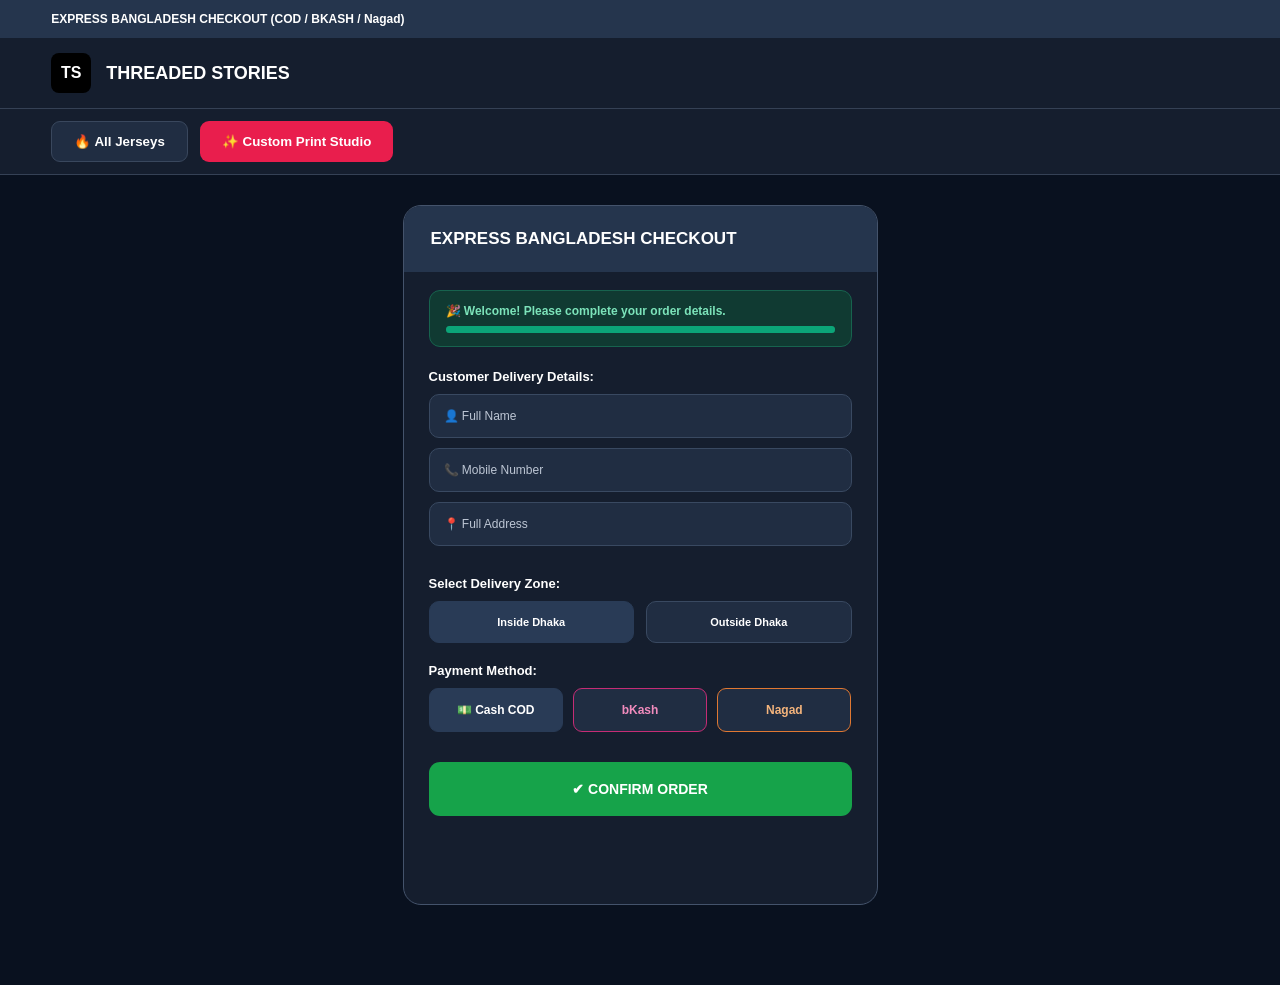
<file: payment_WP/express.html>
<!DOCTYPE html>
<html lang="en">
<head>
    <meta charset="UTF-8">
    <meta name="viewport" content="width=device-width, initial-scale=1.0">
    <title>Threaded Stories Checkout</title>
    <link rel="stylesheet" href="express.css">
</head>
<body>

    <div class="top-bar">
         EXPRESS BANGLADESH CHECKOUT (COD / BKASH / Nagad)
    </div>

    <header>
        <div class="logo">
            <div class="logo-icon">TS</div>
            <h2>THREADED STORIES</h2>
        </div>
    </header>

    <nav>
        <button>🔥 All Jerseys</button>
        <button class="studio">✨ Custom Print Studio</button>
    </nav>

    <main>
        <div class="checkout-container">

            <div class="checkout-header">
                <h3>EXPRESS BANGLADESH CHECKOUT</h3>
            </div>

            <div class="checkout-content">

                <div class="delivery-progress">
                    🎉 Welcome! Please complete your order details.
                    <div class="progress-bar">
                        <div class="progress-fill"></div>
                    </div>
                </div>

                <form id="checkoutForm">

                    <h4>Customer Delivery Details:</h4>

                    <input type="text" id="name"
                        placeholder="👤 Full Name" required>

                    <input type="tel" id="mobile"
                        placeholder="📞 Mobile Number" required>

                    <input type="text" id="address"
                        placeholder="📍 Full Address" required>

                    <h4>Select Delivery Zone:</h4>

                    <div class="delivery-options">

                        <button type="button" class="zone-btn active"
                            onclick="selectZone(this)">
                            Inside Dhaka
                        </button>

                        <button type="button" class="zone-btn"
                            onclick="selectZone(this)">
                            Outside Dhaka
                        </button>

                    </div>

                    <h4>Payment Method:</h4>

                    <div class="payment-options">

                        <button type="button"
                            class="payment-btn active"
                            onclick="selectPayment(this)">
                            💵 Cash COD
                        </button>

                        <button type="button"
                            class="payment-btn bkash"
                            onclick="selectPayment(this)">
                            bKash
                        </button>

                        <button type="button"
                            class="payment-btn nagad"
                            onclick="selectPayment(this)">
                            Nagad
                        </button>

                    </div>

                    <button type="submit" class="confirm-btn">
                        ✔ CONFIRM ORDER
                    </button>

                </form>

            </div>
        </div>
    </main>

    <script src="express.js"></script>

</body>
</html>
</file>
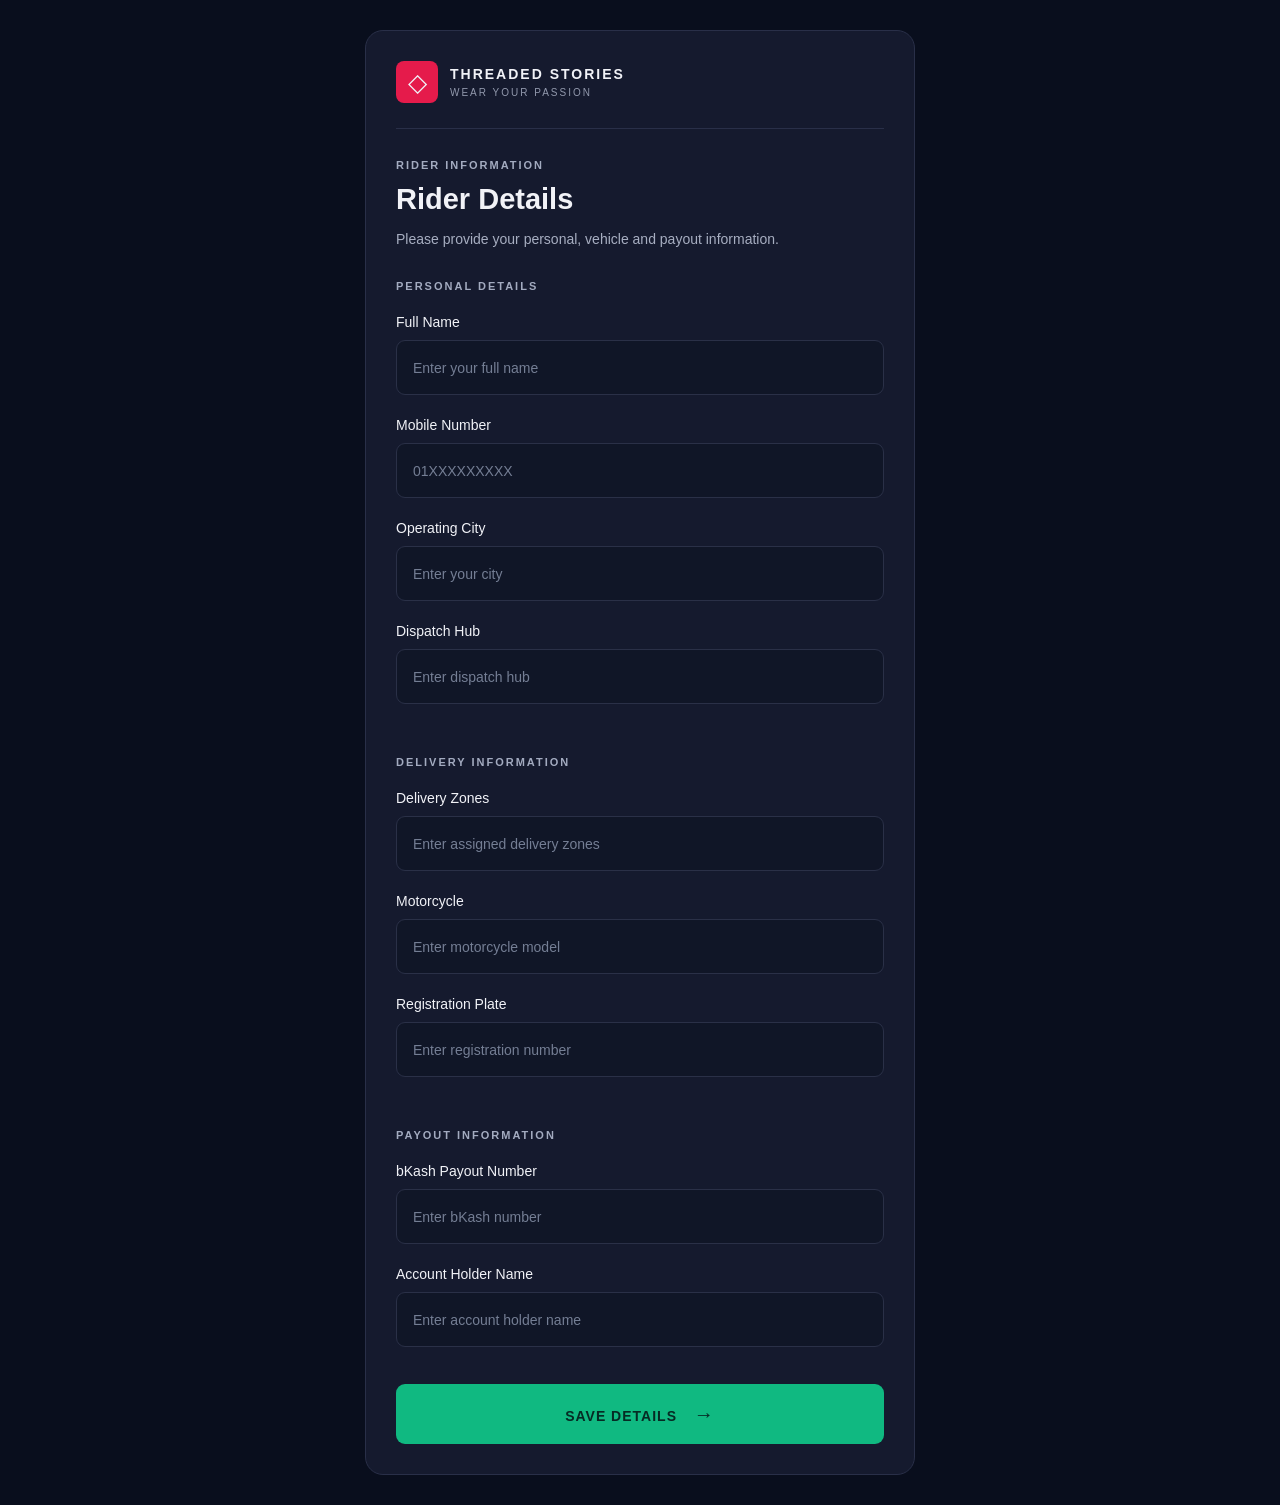
<file: riderProfile/rider.html>
<!DOCTYPE html>
<html lang="en">
<head>
    <meta charset="UTF-8">
    <meta name="viewport" content="width=device-width, initial-scale=1.0">

    <title>Rider Information Form</title>

    <link rel="stylesheet" href="rider.css">
    <script src="rider.js" defer></script>
</head>
<body>

    <div class="form-container">

        <!-- Header -->
        <header>
            <div class="logo">◇</div>

            <div class="brand">
                <h3>THREADED STORIES</h3>
                <p>WEAR YOUR PASSION</p>
            </div>
        </header>

        <hr>

        <!-- Form Heading -->
        <div class="heading">
            <p class="subtitle">RIDER INFORMATION</p>
            <h1>Rider Details</h1>
            <p class="description">
                Please provide your personal, vehicle and payout information.
            </p>
        </div>

        <form id="riderForm">

            <!-- Personal Details -->
            <p class="section-title">PERSONAL DETAILS</p>

            <label for="name">Full Name</label>
            <input type="text" id="name"
                placeholder="Enter your full name" required>

            <label for="phone">Mobile Number</label>
            <input type="tel" id="phone"
                placeholder="01XXXXXXXXX" required>

            <label for="city">Operating City</label>
            <input type="text" id="city"
                placeholder="Enter your city" required>

            <label for="hub">Dispatch Hub</label>
            <input type="text" id="hub"
                placeholder="Enter dispatch hub" required>


            <!-- Delivery Information -->
            <p class="section-title">DELIVERY INFORMATION</p>

            <label for="zones">Delivery Zones</label>
            <input type="text" id="zones"
                placeholder="Enter assigned delivery zones" required>

            <label for="vehicle">Motorcycle</label>
            <input type="text" id="vehicle"
                placeholder="Enter motorcycle model" required>

            <label for="registration">Registration Plate</label>
            <input type="text" id="registration"
                placeholder="Enter registration number" required>


            <!-- Payment Information -->
            <p class="section-title">PAYOUT INFORMATION</p>

            <label for="bkash">bKash Payout Number</label>
            <input type="tel" id="bkash"
                placeholder="Enter bKash number" required>

            <label for="holder">Account Holder Name</label>
            <input type="text" id="holder"
                placeholder="Enter account holder name" required>


            <!-- Submit -->
            <button type="submit" class="save-btn">
                SAVE DETAILS <span>→</span>
            </button>

        </form>

    </div>

</body>
</html>
</file>
<file: Cart/style.css>
/* Reset & Design Tokens */
* {
  margin: 0;
  padding: 0;
  box-sizing: border-box;
}

:root {
  --bg-body: #0b0b0b;
  --bg-hero: #111111;
  --bg-card: #171717;
  --bg-surface: #191919;
  --border-dark: #222222;
  --border-subtle: #333333;
  --border-input: #444444;
  --accent-lime: #c6ff00;
  --accent-red: #ff3333;
  --text-primary: #ffffff;
  --text-secondary: #aaaaaa;
  --text-muted: #888888;
}

html {
  scroll-behavior: smooth;
}

body {
  background-color: var(--bg-body);
  color: var(--text-primary);
  font-family: Arial, sans-serif;
}

/* Header */
header {
  height: 67px;
  display: flex;
  align-items: center;
  justify-content: space-between;
  padding: 0 40px;
  border-bottom: 1px solid var(--border-subtle);
  background-color: var(--bg-body);
  position: sticky;
  top: 0;
  z-index: 50;
}

.logo {
  font-size: 27px;
  font-weight: bold;
  color: var(--text-primary);
  text-decoration: none;
}

.logo span,
.footer-about span {
  color: var(--accent-lime);
}

nav a {
  color: var(--text-secondary);
  text-decoration: none;
  margin: 0 14px;
  font-size: 13px;
}

nav a:hover,
nav a.active-link {
  color: var(--accent-lime);
}

.header-right {
  width: 378px;
  display: flex;
  align-items: center;
  justify-content: flex-end;
  gap: 18px;
}

.cart-pill {
  font-size: 13px;
  font-weight: bold;
  letter-spacing: 0.5px;
  color: var(--text-primary);
  text-decoration: none;
}

.active-pill {
  color: var(--accent-lime);
}

.header-right b {
  background-color: var(--accent-lime);
  color: #000000;
  padding: 4px 8px;
  border-radius: 50%;
  margin-left: 4px;
}

.signin-link {
  padding: 10px 20px;
  border: 1px solid var(--border-subtle);
  background-color: var(--bg-surface);
  color: var(--text-primary);
  text-decoration: none;
  font-size: 12px;
  font-weight: bold;
}

.signin-link:hover {
  border-color: var(--accent-lime);
  color: var(--accent-lime);
}

/* Main Bag Layout */
.bag-main {
  max-width: 1240px;
  margin: 0 auto;
  padding: 40px 30px 70px 30px;
}

.bag-topbar {
  display: flex;
  align-items: flex-end;
  justify-content: space-between;
  padding-bottom: 24px;
  margin-bottom: 30px;
  border-bottom: 1px solid var(--border-subtle);
}

.bag-badge {
  color: var(--accent-lime);
  font-size: 11px;
  font-weight: bold;
  letter-spacing: 3px;
  margin-bottom: 8px;
}

.bag-topbar h1 {
  font-size: 38px;
  letter-spacing: 1px;
}

.bag-topbar-actions {
  display: flex;
  align-items: center;
  gap: 16px;
}

.bag-count-label {
  color: var(--text-muted);
  font-size: 13px;
  font-weight: bold;
  letter-spacing: 1.5px;
}

.clear-btn {
  background: none;
  border: 1px solid var(--border-subtle);
  color: var(--text-secondary);
  font-size: 11px;
  font-weight: bold;
  letter-spacing: 1px;
  padding: 8px 14px;
  cursor: pointer;
}

.clear-btn:hover {
  border-color: var(--accent-red);
  color: var(--accent-red);
}

/* Empty Bag State */
.empty-bag-box {
  display: none;
  background-color: var(--bg-card);
  border: 1px solid var(--border-subtle);
  text-align: center;
  padding: 70px 24px;
}

.empty-bag-box h2 {
  font-size: 24px;
  margin-bottom: 10px;
}

.empty-bag-box p {
  color: var(--text-muted);
  font-size: 14px;
  margin-bottom: 28px;
}

.empty-bag-links {
  display: flex;
  justify-content: center;
  gap: 14px;
}

.btn-lime,
.btn-outline {
  padding: 14px 28px;
  font-size: 12px;
  font-weight: bold;
  letter-spacing: 1.5px;
  text-decoration: none;
}

.btn-lime {
  background-color: var(--accent-lime);
  color: #000000;
}

.btn-outline {
  background-color: var(--bg-surface);
  border: 1px solid var(--border-subtle);
  color: var(--text-primary);
}

.btn-outline:hover {
  border-color: var(--accent-lime);
  color: var(--accent-lime);
}

/* Two-Column Grid */
.bag-grid {
  display: grid;
  grid-template-columns: 1.45fr 1fr;
  gap: 28px;
  align-items: start;
}

.bag-items-list {
  display: flex;
  flex-direction: column;
  gap: 14px;
  margin-bottom: 20px;
}

/* Individual Bag Item Card */
.bag-item-card {
  background-color: var(--bg-card);
  border: 1px solid var(--border-subtle);
  padding: 18px;
  display: flex;
  gap: 18px;
}

.bag-item-thumb {
  width: 96px;
  height: 112px;
  background-color: #ffffff;
  flex-shrink: 0;
  display: flex;
  align-items: center;
  justify-content: center;
  overflow: hidden;
}

.bag-item-thumb img {
  width: 100%;
  height: 100%;
  object-fit: contain;
  display: block;
}

.custom-kit-badge {
  background-color: var(--bg-surface);
  color: var(--accent-lime);
  font-size: 11px;
  font-weight: bold;
  letter-spacing: 1.5px;
  text-align: center;
  padding: 8px;
}

.bag-item-body {
  flex: 1;
  display: flex;
  flex-direction: column;
  justify-content: space-between;
}

.bag-item-top {
  display: flex;
  justify-content: space-between;
  align-items: flex-start;
  gap: 12px;
}

.bag-item-edition {
  color: var(--accent-lime);
  font-size: 10px;
  font-weight: bold;
  letter-spacing: 2px;
}

.bag-item-title {
  font-size: 17px;
  margin-top: 4px;
  margin-bottom: 6px;
}

.bag-item-meta {
  font-size: 12px;
  color: var(--text-secondary);
}

.remove-item-btn {
  background: none;
  border: none;
  color: var(--text-muted);
  font-size: 18px;
  cursor: pointer;
}

.remove-item-btn:hover {
  color: var(--accent-red);
}

/* Optional Player Name & Number Customization Strip */
.kit-print-bar {
  margin-top: 12px;
  padding-top: 12px;
  border-top: 1px solid var(--border-dark);
}

.print-toggle-label {
  display: inline-flex;
  align-items: center;
  gap: 8px;
  font-size: 12px;
  color: var(--text-secondary);
  cursor: pointer;
}

.print-toggle-label input[type="checkbox"] {
  accent-color: var(--accent-lime);
}

.print-inputs {
  display: flex;
  gap: 8px;
  margin-top: 10px;
}

.print-inputs input {
  background-color: var(--bg-body);
  border: 1px solid var(--border-input);
  color: var(--text-primary);
  padding: 7px 10px;
  font-size: 12px;
  outline: none;
}

.print-inputs input:focus {
  border-color: var(--accent-lime);
}

.print-name-input {
  flex: 1;
  text-transform: uppercase;
}

.print-num-input {
  width: 76px;
  text-align: center;
}

.custom-roster-note {
  margin-top: 10px;
  padding: 8px 10px;
  background-color: var(--bg-surface);
  border-left: 2px solid var(--accent-lime);
  font-size: 12px;
  color: var(--text-secondary);
  white-space: pre-line;
}

.bag-item-bottom {
  display: flex;
  align-items: center;
  justify-content: space-between;
  margin-top: 14px;
}

.qty-control {
  display: inline-flex;
  align-items: center;
  background-color: var(--bg-body);
  border: 1px solid var(--border-subtle);
}

.qty-btn {
  background: none;
  border: none;
  color: var(--text-primary);
  font-size: 15px;
  font-weight: bold;
  padding: 6px 12px;
  cursor: pointer;
}

.qty-btn:hover {
  color: var(--accent-lime);
}

.qty-val {
  min-width: 26px;
  text-align: center;
  font-size: 13px;
  font-weight: bold;
}

.bag-item-price {
  font-size: 18px;
  font-weight: bold;
}

/* Promo Box */
.promo-card {
  background-color: var(--bg-card);
  border: 1px solid var(--border-subtle);
  padding: 20px;
}

.promo-card label {
  display: block;
  font-size: 11px;
  font-weight: bold;
  letter-spacing: 1.5px;
  color: var(--text-secondary);
  margin-bottom: 10px;
}

.promo-card label span {
  color: var(--accent-lime);
}

.promo-row {
  display: flex;
  gap: 10px;
}

.promo-row input {
  flex: 1;
  background-color: var(--bg-body);
  border: 1px solid var(--border-input);
  color: var(--text-primary);
  padding: 11px 12px;
  font-size: 13px;
  outline: none;
}

.promo-row input:focus {
  border-color: var(--accent-lime);
}

.btn-outline-sm {
  padding: 0 20px;
  background-color: var(--bg-surface);
  border: 1px solid var(--border-subtle);
  color: var(--text-primary);
  font-size: 12px;
  font-weight: bold;
  letter-spacing: 1px;
  cursor: pointer;
}

.btn-outline-sm:hover {
  border-color: var(--accent-lime);
  color: var(--accent-lime);
}

.promo-feedback {
  margin-top: 8px;
  font-size: 12px;
}

/* Right Checkout / Summary Panel */
.panel-box {
  background-color: var(--bg-card);
  border: 1px solid var(--border-subtle);
  padding: 28px;
}

.panel-head {
  display: flex;
  justify-content: space-between;
  align-items: center;
  padding-bottom: 16px;
  margin-bottom: 20px;
  border-bottom: 1px solid var(--border-subtle);
}

.panel-head h3 {
  font-size: 15px;
  letter-spacing: 2px;
}

.currency-tag {
  color: var(--accent-lime);
  font-size: 11px;
  font-weight: bold;
  letter-spacing: 1.5px;
}

.shipping-meter {
  background-color: var(--bg-surface);
  border: 1px solid var(--border-dark);
  padding: 14px;
  margin-bottom: 18px;
}

.shipping-meter p {
  font-size: 12px;
  color: var(--text-secondary);
  margin-bottom: 8px;
}

.meter-track {
  height: 5px;
  background-color: var(--bg-body);
}

.meter-fill {
  height: 100%;
  width: 0%;
  background-color: var(--accent-lime);
  transition: width 0.25s;
}

.zone-switch {
  display: grid;
  grid-template-columns: 1fr 1fr;
  gap: 8px;
  margin-bottom: 22px;
}

.zone-tab {
  padding: 11px 8px;
  background-color: var(--bg-body);
  border: 1px solid var(--border-subtle);
  color: var(--text-secondary);
  font-size: 11px;
  font-weight: bold;
  letter-spacing: 0.5px;
  cursor: pointer;
}

.zone-tab.active {
  background-color: var(--accent-lime);
  color: #000000;
  border-color: var(--accent-lime);
}

.totals-list {
  margin-bottom: 22px;
}

.total-line {
  display: flex;
  justify-content: space-between;
  font-size: 14px;
  color: var(--text-secondary);
  margin-bottom: 12px;
}

.total-line span:last-child {
  color: var(--text-primary);
  font-weight: bold;
}

.line-divider {
  height: 1px;
  background-color: var(--border-subtle);
  margin: 14px 0;
}

.grand-total {
  font-size: 16px;
  font-weight: bold;
  color: var(--text-primary);
}

.grand-total span:last-child {
  font-size: 22px;
}

.text-lime {
  color: var(--accent-lime) !important;
}

.btn-lime-full {
  width: 100%;
  padding: 15px;
  border: none;
  background-color: var(--accent-lime);
  color: #000000;
  font-size: 13px;
  font-weight: bold;
  letter-spacing: 1.5px;
  cursor: pointer;
}

.btn-lime-full:hover {
  opacity: 0.9;
}

.continue-link {
  display: block;
  text-align: center;
  margin-top: 14px;
  color: var(--text-muted);
  text-decoration: none;
  font-size: 12px;
  font-weight: bold;
  letter-spacing: 1px;
}

.continue-link:hover {
  color: var(--accent-lime);
}

/* Express Checkout Form */
.text-btn {
  background: none;
  border: none;
  color: var(--text-secondary);
  font-size: 11px;
  font-weight: bold;
  letter-spacing: 1px;
  cursor: pointer;
}

.text-btn:hover {
  color: var(--accent-lime);
}

.field-group {
  margin-bottom: 16px;
}

.field-group label {
  display: block;
  font-size: 12px;
  font-weight: bold;
  color: var(--text-secondary);
  margin-bottom: 6px;
}

.field-group input,
.field-group textarea {
  width: 100%;
  background-color: var(--bg-body);
  border: 1px solid var(--border-input);
  color: var(--text-primary);
  padding: 11px;
  font-family: Arial, sans-serif;
  font-size: 13px;
  outline: none;
}

.field-group input:focus,
.field-group textarea:focus {
  border-color: var(--accent-lime);
}

.error {
  display: block;
  color: var(--accent-red);
  font-size: 12px;
  margin-top: 5px;
}

.errorBorder {
  border-color: var(--accent-red) !important;
}

.payment-options {
  display: grid;
  grid-template-columns: repeat(3, 1fr);
  gap: 8px;
}

.pay-option {
  padding: 11px 6px;
  background-color: var(--bg-body);
  border: 1px solid var(--border-subtle);
  color: var(--text-secondary);
  font-size: 11px;
  font-weight: bold;
  cursor: pointer;
}

.pay-option.active {
  background-color: var(--accent-lime);
  color: #000000;
  border-color: var(--accent-lime);
}

.checkout-payable-bar {
  display: flex;
  justify-content: space-between;
  align-items: center;
  background-color: var(--bg-surface);
  border: 1px solid var(--border-subtle);
  padding: 14px 16px;
  margin-bottom: 16px;
  font-size: 13px;
  font-weight: bold;
}

.checkout-payable-bar strong {
  font-size: 20px;
}

/* Confirmation Modal */
.modal-overlay {
  display: none;
  position: fixed;
  top: 0;
  left: 0;
  width: 100%;
  height: 100%;
  background-color: rgba(0, 0, 0, 0.88);
  justify-content: center;
  align-items: center;
  z-index: 100;
  padding: 20px;
}

.confirm-box {
  width: 100%;
  max-width: 440px;
  background-color: var(--bg-card);
  border: 1px solid var(--border-subtle);
  padding: 36px;
  text-align: center;
}

.confirm-box h2 {
  font-size: 30px;
  margin: 10px 0 14px 0;
}

.confirm-box p {
  color: var(--text-secondary);
  font-size: 14px;
  line-height: 1.6;
  margin-bottom: 24px;
}

/* Footer */
footer {
  border-top: 1px solid var(--border-subtle);
  padding: 60px 40px;
  display: flex;
  justify-content: space-between;
}

.footer-about {
  width: 35%;
}

.footer-about h2 {
  font-size: 27px;
  margin-bottom: 20px;
}

.footer-contact {
  list-style: none;
}

.footer-contact li {
  margin-bottom: 12px;
  font-size: 14px;
}

.footer-contact a {
  color: var(--text-muted);
  text-decoration: none;
}

.footer-contact a:hover {
  color: var(--accent-lime);
}

footer h4 {
  color: #999999;
  margin-bottom: 25px;
  font-size: 12px;
  letter-spacing: 2px;
}

footer p {
  margin-bottom: 17px;
  font-size: 14px;
  color: var(--text-secondary);
}

.copyright {
  padding: 25px 40px;
  border-top: 1px solid var(--border-subtle);
  color: var(--text-muted);
  font-size: 12px;
  display: flex;
  justify-content: space-between;
}

@media (max-width: 768px) {
  header {
    padding: 15px;
    height: auto;
    flex-wrap: wrap;
    gap: 15px;
  }

  nav {
    display: none;
  }

  .header-right {
    width: auto;
  }

  .bag-grid {
    grid-template-columns: 1fr;
  }

  footer {
    flex-wrap: wrap;
    gap: 30px;
  }

  .footer-about {
    width: 100%;
  }
}
</file>
<file: customer sign up/style.css>
* {
    margin: 0;
    padding: 0;
    box-sizing: border-box;
}

body {
    min-height: 100vh;
    background: #0c1020;
    font-family: Arial, Helvetica, sans-serif;
    color: #f2f3f8;
    display: flex;
    justify-content: center;
    align-items: center;
    padding: 20px 10px;
}


.signup-container {
    width: 100%;
    max-width: 435px;
    background: #151a2e;
    border: 1px solid #252b40;
    border-radius: 19px;
    padding: 27px 26px 24px;
    box-shadow: 0 15px 45px rgba(0, 0, 0, 0.25);
}


.header {
    margin-bottom: 25px;
}

.logo {
    display: flex;
    align-items: center;
    gap: 12px;
}

.logo-icon {
    width: 39px;
    height: 39px;
    border: 1px solid #30364b;
    border-radius: 9px;
    display: flex;
    justify-content: center;
    align-items: center;
    color: #f2f3f8;
}

.logo-icon svg {
    width: 24px;
    height: 24px;
}

.brand-text h3 {
    font-size: 12px;
    letter-spacing: 1.3px;
    font-weight: 700;
    margin-bottom: 4px;
}

.brand-text span {
    font-size: 9px;
    color: #9299ad;
    letter-spacing: 2px;
}


.divider {
    height: 1px;
    background: #282e43;
    margin-bottom: 27px;
}


.section-label {
    display: block;
    font-size: 10px;
    letter-spacing: 1.7px;
    font-weight: 700;
    color: #a2a9bd;
    margin-bottom: 16px;
}

.intro h1 {
    font-size: 27px;
    letter-spacing: -0.8px;
    margin-bottom: 13px;
}

.intro p {
    font-size: 14px;
    line-height: 1.65;
    color: #a3aabd;
    margin-bottom: 28px;
}


.form-section {
    margin-bottom: 27px;
}

.form-group {
    margin-bottom: 19px;
}

.form-group label {
    display: block;
    font-size: 14px;
    margin-bottom: 9px;
    color: #e4e6ed;
}


input,
select,
textarea {
    width: 100%;
    background: #101525;
    border: 1px solid #282e43;
    border-radius: 9px;
    padding: 15px 14px;
    color: #f0f1f7;
    font-size: 14px;
    outline: none;
    font-family: inherit;
    transition: border 0.25s, box-shadow 0.25s;
}

input,
select {
    height: 51px;
}

input::placeholder,
textarea::placeholder {
    color: #747d92;
}

input:focus,
select:focus,
textarea:focus {
    border-color: #10b987;
    box-shadow: 0 0 0 2px rgba(16, 185, 135, 0.10);
}

select {
    appearance: none;
    cursor: pointer;
    color: #81899e;
    background-image: url("data:image/svg+xml,%3Csvg xmlns='http://www.w3.org/2000/svg' width='18' height='18' viewBox='0 0 24 24' fill='none' stroke='%23a3aabd' stroke-width='2' stroke-linecap='round' stroke-linejoin='round'%3E%3Cpath d='m6 9 6 6 6-6'/%3E%3C/svg%3E");
    background-repeat: no-repeat;
    background-position: right 15px center;
}

select option {
    background: #151a2e;
    color: white;
}

textarea {
    min-height: 83px;
    resize: vertical;
    line-height: 1.5;
}

/* Password */
.password-wrapper {
    position: relative;
}

.password-wrapper input {
    padding-right: 48px;
}

.toggle-password {
    position: absolute;
    right: 13px;
    top: 50%;
    transform: translateY(-50%);
    border: none;
    background: transparent;
    color: #9ba3b7;
    cursor: pointer;
    display: flex;
    align-items: center;
}

.toggle-password svg {
    width: 20px;
    height: 20px;
}

.form-group small {
    display: block;
    margin-top: 11px;
    font-size: 12px;
    color: #9299ad;
}


.terms {
    color: #a0a7bb;
    font-size: 12px;
    line-height: 1.8;
    margin-top: 1px;
    margin-bottom: 17px;
}

.terms a {
    color: #b7bdcc;
    text-decoration: none;
}


.signup-btn {
    width: 100%;
    height: 54px;
    border: none;
    border-radius: 9px;
    background: #10b987;
    color: #092a24;
    font-size: 13px;
    font-weight: 800;
    letter-spacing: 0.5px;
    cursor: pointer;
    display: flex;
    justify-content: center;
    align-items: center;
    gap: 12px;
    transition: 0.25s;
}

.signup-btn span {
    font-size: 22px;
    line-height: 1;
}

.signup-btn:hover {
    background: #0ed09a;
    transform: translateY(-1px);
}

.signup-btn:active {
    transform: scale(0.98);
}


.login-text {
    text-align: center;
    margin-top: 18px;
    font-size: 13px;
    color: #a0a7bb;
}

.login-text a {
    color: #e0e3ec;
    text-decoration: none;
    font-weight: 600;
}

.login-text a:hover,
.terms a:hover {
    color: #10b987;
}


.message {
    display: none;
    font-size: 13px;
    text-align: center;
    margin-top: 12px;
    line-height: 1.5;
}

.message.success {
    display: block;
    color: #10d69a;
}

.message.error {
    display: block;
    color: #ff7373;
}


@media (max-width: 480px) {
    body {
        padding: 8px;
        align-items: flex-start;
    }

    .signup-container {
        padding: 25px 22px;
        border-radius: 17px;
    }

    .intro h1 {
        font-size: 25px;
    }
}
</file>
<file: log in/style.css>
* {
    margin: 0;
    padding: 0;
    box-sizing: border-box;
}


body {
    font-family: 'Inter', sans-serif;
    background: #0d1425;
    color: #f5f6fa;

    min-height: 100vh;

    display: flex;
    justify-content: center;
    align-items: center;

    padding: 20px;
}


.login-container {
    width: 100%;
    max-width: 790px;

    background: #151c30;

    border: 1px solid #283249;
    border-radius: 30px;

    padding: 48px;
}


.header {
    display: flex;
    align-items: center;
    gap: 20px;

    margin-bottom: 40px;
}

.logo {
    width: 72px;
    height: 72px;

    background: #0e1729;
    border: 2px solid #29344c;
    border-radius: 18px;

    display: flex;
    justify-content: center;
    align-items: center;

    font-size: 42px;
    color: white;
}

.brand h3 {
    font-size: 21px;
    font-weight: 800;
    letter-spacing: 3px;
}

.brand p {
    color: #a2aabd;
    font-size: 16px;
    letter-spacing: 4px;

    margin-top: 8px;
}


hr {
    border: none;
    border-top: 1px solid #293249;
    margin-bottom: 48px;
}


.welcome {
    margin-bottom: 48px;
}

.welcome h4 {
    color: #aab3c7;
    font-size: 19px;
    letter-spacing: 3px;
    margin-bottom: 24px;
}

.welcome h1 {
    font-size: 48px;
    font-weight: 800;
    margin-bottom: 24px;
}

.welcome p {
    color: #a7b0c3;
    font-size: 24px;
    line-height: 1.7;
}


.form-group {
    margin-top: 30px;
}

form > label,
.form-group > label {
    display: block;
    font-size: 24px;
    margin-bottom: 18px;
}

.role-selector {
    display: flex;
    align-items: center;

    background: #0e1728;
    border: 2px solid #263147;
    border-radius: 17px;

    padding: 6px;
    gap: 5px;
}

.role {
    flex: 1;

    padding: 23px 8px;

    border: none;
    border-radius: 12px;

    background: transparent;
    color: #aab2c5;

    font-size: 18px;
    font-weight: 700;

    cursor: pointer;
    transition: 0.3s;
}

.role.active {
    background: #e8174b;
    color: white;
}


.form-group input {
    width: 100%;
    height: 90px;

    padding: 0 26px;

    background: #0e1728;
    border: 2px solid #263147;
    border-radius: 16px;

    color: white;
    font-size: 23px;

    outline: none;
}

.form-group input:focus {
    border-color: #10b98a;
}

.form-group input::placeholder {
    color: #8e98ad;
}


.password-box {
    position: relative;
}

.password-box input {
    padding-right: 70px;
}

.password-box button {
    position: absolute;
    right: 22px;
    top: 50%;

    transform: translateY(-50%);

    background: none;
    border: none;

    color: #aab4c8;
    font-size: 25px;

    cursor: pointer;
}


.options {
    display: flex;
    justify-content: space-between;
    align-items: center;

    margin: 32px 0 45px;
}

.remember {
    display: flex;
    align-items: center;
    gap: 14px;

    color: #aab3c6;
    font-size: 20px;
    cursor: pointer;
}

.remember input {
    width: 25px;
    height: 25px;
    accent-color: #10b98a;
}

.options a {
    color: white;
    text-decoration: none;
    font-size: 20px;
}


.login-btn {
    width: 100%;
    height: 96px;

    background: #10b98a;
    border: none;
    border-radius: 16px;

    color: #071b20;

    font-size: 23px;
    font-weight: 800;
    letter-spacing: 2px;

    cursor: pointer;
    transition: 0.3s;
}

.login-btn span {
    margin-left: 18px;
    font-size: 30px;
}

.login-btn:hover {
    background: #0da779;
    transform: translateY(-2px);
}


.create-account {
    text-align: center;

    color: #aab3c6;
    font-size: 22px;

    margin: 34px 0 48px;
}

.create-account a {
    color: #aab3c6;
    text-decoration: none;
}

.create-account a:hover,
.options a:hover {
    text-decoration: underline;
}


footer {
    display: flex;
    justify-content: center;
    align-items: center;
    gap: 15px;

    color: #aab3c6;
    font-size: 20px;
}

footer span {
    font-size: 25px;
}


@media (max-width: 600px) {

    body {
        padding: 10px;
    }

    .login-container {
        padding: 25px 20px;
        border-radius: 20px;
    }

    .header {
        gap: 12px;
        margin-bottom: 30px;
    }

    .logo {
        width: 55px;
        height: 55px;
        font-size: 30px;
    }

    .brand h3 {
        font-size: 15px;
        letter-spacing: 1.5px;
    }

    .brand p {
        font-size: 11px;
        letter-spacing: 2px;
    }

    .welcome h1 {
        font-size: 34px;
    }

    .welcome h4 {
        font-size: 14px;
    }

    .welcome p {
        font-size: 17px;
    }

    form > label,
    .form-group > label {
        font-size: 18px;
    }

    .role {
        font-size: 13px;
        padding: 17px 4px;
    }

    .form-group input {
        height: 65px;
        font-size: 17px;
    }

    .options {
        gap: 10px;
        margin: 25px 0;
    }

    .remember,
    .options a {
        font-size: 14px;
    }

    .login-btn {
        height: 70px;
        font-size: 18px;
    }

    .create-account {
        font-size: 15px;
    }

    footer {
        font-size: 14px;
    }
}
</file>
<file: payment Interface/style.css>
/* GENERAL DESIGN */

* {
    box-sizing: border-box;
}

body {

    margin: 0;

    font-family: Arial, sans-serif;

    background-color: #080f1c;

    color: white;

}


/* TOP BAR */

.top-bar {

    background-color: #24334a;

    padding: 7px 30px;

    font-size: 10px;

    font-weight: bold;

    border-bottom: 1px solid #34435a;

}


/* NAVIGATION BAR */

.navbar {

    background-color: #151e2e;

    padding: 12px 30px;

    border-bottom: 1px solid #29364a;

}

.brand {

    display: flex;

    align-items: center;

    gap: 12px;

}

.brand h3 {

    font-size: 14px;

    margin: 0;

}

.brand-icon {

    background-color: black;

    padding: 8px;

    border-radius: 6px;

    font-size: 18px;

}


/* MENU BAR */

.menu-bar {

    background-color: #151e2e;

    padding: 7px 30px;

    display: flex;

    gap: 10px;

    border-bottom: 1px solid #34435a;

}

.menu-btn,
.custom-btn {

    padding: 8px 16px;

    border-radius: 6px;

    border: 1px solid #34435a;

    color: white;

    cursor: pointer;

    font-size: 10px;

    font-weight: bold;

}

.menu-btn {

    background-color: #202d42;

}

.custom-btn {

    background-color: #e51d4d;

    border: none;

}


/* MAIN SECTION */

main {

    display: flex;

    justify-content: center;

    padding: 18px 15px 45px;

}


/* CHECKOUT CARD */

.checkout-card {

    width: 100%;

    max-width: 302px;

    min-height: 555px;

    background-color: #151e2e;

    border: 1px solid #34445e;

    border-radius: 12px;

    overflow: hidden;

}


/* CARD HEADER */

.card-header {

    background-color: #24334a;

    padding: 14px 17px;

    border-radius: 10px;

}

.card-header h3 {

    font-size: 11px;

    margin: 0;

}


/* CARD CONTENT */

.card-content {

    padding: 12px 15px;

}

h4 {

    font-size: 9px;

    margin-top: 14px;

    margin-bottom: 8px;

}


/* FREE DELIVERY MESSAGE */

.delivery-message {

    background-color: #12372f;

    border: 1px solid #1b614c;

    padding: 9px 10px;

    border-radius: 7px;

}

.delivery-message p {

    color: #72e7b7;

    font-size: 8px;

    font-weight: bold;

    margin: 0 0 7px;

}

.progress-bar {

    width: 100%;

    height: 5px;

    background-color: #245b4c;

    border-radius: 10px;

}

.progress {

    width: 100%;

    height: 5px;

    background-color: #10a66c;

    border-radius: 10px;

}


/* CUSTOMER INFORMATION */

.customer-info {

    display: flex;

    flex-direction: column;

    gap: 6px;

}

.customer-info p {

    background-color: #1e2b40;

    border: 1px solid #34445b;

    padding: 9px;

    margin: 0;

    border-radius: 6px;

    font-size: 8px;

    color: #c3ccda;

}


/* DELIVERY ZONE */

.zone-container {

    display: flex;

    gap: 7px;

}

.zone-btn {

    flex: 1;

    padding: 10px 5px;

    background-color: #1e2b40;

    color: white;

    border: 1px solid #34445b;

    border-radius: 6px;

    font-size: 8px;

    font-weight: bold;

    cursor: pointer;

}

.zone-btn.active {

    background-color: #263a55;

    border-color: #435b79;

}


/* PAYMENT METHOD */

.payment-container {

    display: flex;

    gap: 7px;

}

.payment-btn {

    flex: 1;

    padding: 10px 3px;

    background-color: #26364e;

    color: white;

    border: 1px solid transparent;

    border-radius: 6px;

    font-size: 9px;

    font-weight: bold;

    cursor: pointer;

}

.payment-btn.bkash {

    background-color: #351b32;

    border-color: #d31a70;

    color: #f58bc1;

}

.payment-btn.nagad {

    background-color: #382719;

    border-color: #d66a16;

    color: #f5a64c;

}


/* PAYMENT ACTIVE EFFECT */

.payment-btn.active {

    outline: 2px solid #10a66c;

    outline-offset: 1px;

}


/* ORDER SUMMARY */

.order-summary {

    background-color: #1e2b40;

    border: 1px solid #34445b;

    border-radius: 8px;

    padding: 12px 10px;

    margin-top: 15px;

}

.summary-row {

    display: flex;

    justify-content: space-between;

    gap: 8px;

    font-size: 8px;

    color: #c5cfdd;

    margin-bottom: 10px;

}

.summary-row strong {

    color: white;

    white-space: nowrap;

}

.free {

    color: #62e4b2 !important;

}


hr {

    border: none;

    border-top: 1px solid #39475d;

    margin: 10px 0;

}


/* TOTAL PRICE */

.total-row {

    display: flex;

    justify-content: space-between;

    align-items: center;

    font-size: 10px;

}

.total-price {

    color: #ff6381;

    font-size: 14px;

}


/* CONFIRM BUTTON */

.confirm-btn {

    width: 100%;

    padding: 12px;

    margin-top: 15px;

    background-color: #16a34a;

    color: white;

    border: none;

    border-radius: 7px;

    font-size: 9px;

    font-weight: bold;

    cursor: pointer;

}

.confirm-btn:hover {

    background-color: #12843e;

}


/* SUCCESS MESSAGE */

#successMessage {

    text-align: center;

    color: #62e4b2;

    font-size: 10px;

    margin-top: 12px;

}


/* RESPONSIVE DESIGN */

@media(max-width: 450px) {

    .top-bar {

        padding: 8px 12px;

    }

    .navbar,
    .menu-bar {

        padding-left: 12px;

        padding-right: 12px;

    }

    main {

        padding: 20px 10px;

    }

    .checkout-card {

        max-width: 350px;

    }

}
</file>
<file: project/style.css>
/* GENERAL DESIGN */

* {
    box-sizing: border-box;
}

body {
    font-family: Arial, sans-serif;
    background-color: #080f20;
    color: white;
    margin: 0;
    padding: 20px;
}

form {
    max-width: 380px;
    margin: auto;
    padding: 25px;
    background-color: #141d33;
    border: 1px solid #26324b;
    border-radius: 15px;
}


/* HEADER */

.logo {
    font-size: 15px;
    font-weight: bold;
    letter-spacing: 2px;
    margin-bottom: 35px;
}

.logo small {
    display: block;
    font-size: 9px;
    color: #9ba6bc;
    margin-top: 5px;
}

h2 {
    font-size: 23px;
    margin: 12px 0;
}

.subtitle {
    color: #9ba6bc;
    font-size: 13px;
    line-height: 1.6;
}


/* SECTION HEADINGS */

.section-title {
    font-size: 10px;
    letter-spacing: 2px;
    color: #aab5c9;
    font-weight: bold;
    margin-top: 30px;
    margin-bottom: 20px;
}


/* INPUT FIELDS */

div {
    margin-bottom: 17px;
}

label {
    display: block;
    font-size: 13px;
    margin-bottom: 9px;
}

input, select, textarea {
    width: 100%;
    padding: 13px;
    background-color: #0d1729;
    border: 1px solid #26344c;
    border-radius: 7px;
    color: white;
    font-size: 13px;
    outline: none;
}

input:focus,
select:focus,
textarea:focus {
    border-color: #10b981;
}

input::placeholder,
textarea::placeholder {
    color: #78849a;
}

select {
    cursor: pointer;
}

select option {
    background-color: #141d33;
    color: white;
}

textarea {
    resize: vertical;
    height: 75px;
}


/* ERROR MESSAGES */

span {
    display: block;
    color: #ff5c5c;
    font-size: 11px;
    margin-top: 5px;
}


/* BIKE DETAILS */

#bikeDetails {
    border-left: 3px solid #10b981;
    padding-left: 12px;
    margin-top: 15px;
}

.success-text {
    color: #10b981;
    font-size: 11px;
    margin-bottom: 10px;
}

.hint {
    color: #9ba6bc;
    font-size: 11px;
    margin-top: -10px;
}


/* PASSWORD */

.password-box {
    position: relative;
}

.password-box input {
    padding-right: 45px;
}

.toggle {
    position: absolute;
    right: 12px;
    top: 13px;
    cursor: pointer;
    font-size: 14px;
}


/* BUTTON */

button {
    width: 100%;
    padding: 16px;
    background-color: #10b981;
    color: #06251c;
    border: none;
    border-radius: 8px;
    font-weight: bold;
    cursor: pointer;
    margin-top: 15px;
}

button:hover {
    background-color: #0da574;
}


/* TERMS AND LOGIN */

.terms {
    font-size: 11px;
    color: #9ba6bc;
    line-height: 1.6;
}

.terms a {
    color: #10b981;
}

.login {
    text-align: center;
    color: #9ba6bc;
    font-size: 12px;
    margin-top: 20px;
}

.login a {
    color: white;
    text-decoration: none;
}


/* SUCCESS MESSAGE */

#successMessage {
    color: #10b981;
    text-align: center;
    font-size: 13px;
}


/* RESPONSIVE DESIGN */

@media(max-width: 450px) {

    body {
        padding: 10px;
    }

    form {
        padding: 20px;
    }

}
</file>
<file: Sign Up/style.css>
/* Reset & Threaded Stories Design Tokens */
* {
  margin: 0;
  padding: 0;
  box-sizing: border-box;
}

:root {
  --bg-body: #0b0b0b;
  --bg-card: #171717;
  --bg-surface: #191919;
  --border-dark: #222222;
  --border-subtle: #333333;
  --border-input: #444444;
  --accent-lime: #c6ff00;
  --accent-red: #ff3333;
  --text-primary: #ffffff;
  --text-secondary: #aaaaaa;
  --text-muted: #888888;
}

body {
  background-color: var(--bg-body);
  color: var(--text-primary);
  font-family: Arial, sans-serif;
  min-height: 100vh;
}

/* Top Navigation */
nav {
  height: 67px;
  display: flex;
  align-items: center;
  padding: 0 40px;
  border-bottom: 1px solid var(--border-subtle);
  background-color: var(--bg-body);
}

nav a {
  padding: 10px 18px;
  background-color: var(--bg-surface);
  border: 1px solid var(--border-subtle);
  color: var(--text-primary);
  text-decoration: none;
  font-size: 12px;
  font-weight: bold;
}

nav a:hover {
  border-color: var(--accent-lime);
  color: var(--accent-lime);
}

/* Centered Container */
.container {
  width: 100%;
  max-width: 520px;
  margin: 40px auto 60px auto;
  background-color: var(--bg-card);
  border: 1px solid var(--border-subtle);
  padding: 34px 36px;
}

#roleTag {
  display: block;
  font-size: 11px;
  font-weight: bold;
  letter-spacing: 2px;
  color: var(--accent-lime);
  margin-bottom: 8px;
}

#formTitle {
  font-size: 28px;
  font-weight: bold;
  margin-bottom: 8px;
}

#formSubtitle {
  font-size: 13px;
  color: var(--text-secondary);
  margin-bottom: 24px;
}

/* 3-Segment Horizontal Role Switcher (Customer | Delivery Man | Admin) */
.role-segmented {
  display: grid;
  grid-template-columns: repeat(3, 1fr);
  background-color: var(--bg-body);
  border: 1px solid var(--border-subtle);
  padding: 4px;
  gap: 4px;
}

.role-tab {
  padding: 11px 8px;
  background: transparent;
  border: none;
  color: var(--text-secondary);
  font-family: Arial, sans-serif;
  font-size: 13px;
  font-weight: bold;
  cursor: pointer;
}

.role-tab:hover {
  color: var(--text-primary);
}

.role-tab.active {
  background-color: var(--accent-lime);
  color: #000000;
}

/* Fieldsets & Form Groups */
fieldset {
  border: 1px solid var(--border-dark);
  background-color: var(--bg-surface);
  padding: 20px;
  margin-bottom: 20px;
}

legend {
  padding: 0 8px;
  font-size: 11px;
  font-weight: bold;
  letter-spacing: 1.5px;
  color: var(--accent-lime);
  text-transform: uppercase;
}

.form-group {
  margin-bottom: 16px;
  position: relative;
}

.form-group:last-child {
  margin-bottom: 0;
}

label {
  display: block;
  font-size: 12px;
  font-weight: bold;
  color: var(--text-primary);
  margin-bottom: 7px;
}

.who_am_i{
  font-size: 20px;
  color: #ffffff;
}

input,
select,
textarea {
  width: 100%;
  background-color: var(--bg-body);
  border: 1px solid var(--border-input);
  color: var(--text-primary);
  padding: 11px 12px;
  font-family: Arial, sans-serif;
  font-size: 13px;
  outline: none;
}

input:focus,
select:focus,
textarea:focus {
  border-color: var(--accent-lime);
}

textarea {
  resize: vertical;
}

/* Show/Hide Password Button */
.toggle-pass {
  position: absolute;
  right: 10px;
  top: 29px;
  background: none;
  border: 1px solid var(--border-subtle);
  color: var(--text-secondary);
  font-size: 11px;
  font-weight: bold;
  padding: 4px 8px;
  cursor: pointer;
}

.toggle-pass:hover {
  border-color: var(--accent-lime);
  color: var(--accent-lime);
}

/* Validation Error Text */
.error {
  display: block;
  font-size: 11px;
  font-weight: bold;
  color: var(--accent-red);
  margin-top: 5px;
}

/* Submit Button & Footer Link */
#submitBtn {
  width: 100%;
  padding: 14px 20px;
  background-color: var(--accent-lime);
  border: none;
  color: #000000;
  font-size: 13px;
  font-weight: bold;
  letter-spacing: 1px;
  text-transform: uppercase;
  cursor: pointer;
}

#submitBtn:hover {
  opacity: 0.92;
}

.login-link {
  margin-top: 18px;
  text-align: center;
  font-size: 13px;
  color: var(--text-secondary);
}

.login-link a {
  color: var(--accent-lime);
  font-weight: bold;
  text-decoration: none;
}

.login-link a:hover {
  text-decoration: underline;
}

[hidden] {
  display: none !important;
}

@media (max-width: 600px) {
  nav {
    padding: 0 18px;
  }

  .container {
    margin: 24px 14px 40px 14px;
    padding: 24px 18px;
  }
}
</file>
<file: stylus/logstyle.css>
* {
    margin: 0;
    padding: 0;
    box-sizing: border-box;

}


/* ============================= */
/* 2. HTML and Body */
/* ============================= */

html {
    scroll-behavior: smooth;
}

body {
    background: #0b0b0b;
    color: white;
    font-family: Arial, sans-serif;
}


/* ============================= */
/* 3. Header */
/* ============================= */

header {
    height: 67px;
    display: flex;
    align-items: center;
    justify-content: space-between;
    padding: 0 40px;
    border-bottom: 1px solid #333;

}

.logo {
    font-size: 27px;
    font-weight: bold;
}

.logo span,
.footer-about span {
    color: #c6ff00;
}

nav a  {
    color: #aaa;
    text-decoration: none;
    margin: 0 14px;
    font-size: 13px;
}

nav a:hover, header-right a button:hover {
    color: #b1e425;
}


.header-right a {
    display: flex;
    text-decoration: none;
    align-items: center;
    gap: 25px;
}

.header-right a {
    background: #c6ff00;
    color: black;
    padding: 5px 8px;
    border-radius: 6%;
    box-shadow: 4px 2px 14px rgba(236, 236, 37, 0.5);
   
}

.header-right button a {
    padding: 10px 25px;
    border: none;
    cursor: pointer;
    font-weight: bold;
}


/* ============================= */
/* 4. Hero Section */
/* ============================= */

.hero {
    height: 540px;
    display: flex;
    background: #111;
}

.hero-content {
    width: 55%;
    padding: 40px;
}

.season {
    color: #c6ff00;
    letter-spacing: 4px;
    font-size: 12px;
    font-weight: bold;
}

.hero h1 {
    font-size: 100px;
    font-weight: 900;
    font-style: italic;
    margin: 30px 0;
    line-height: 1.1;
}

.hero h1 span {
    color: #c6ff00;
}

.hero-content > p:not(.season) {
    color: #888;
    line-height: 25px;
    max-width: 400px;
    font-size: 14px;
}

.shop-btn {
    display: inline-block;
    margin-top: 50px;
    padding: 22px 35px;
    background: #c6ff00;
    color: black;
    text-decoration: none;
    font-weight: bold;
}

.hero-right {
    width: 45%;
    background: #191919;
    display: flex;
    align-items: center;
    justify-content: center;
}

.hero-right h1 {
    color: #222;
    font-size: 90px;
}


/* ============================= */
/* 5. Products Section */
/* ============================= */

.products {
    padding: 30px;
    position: relative;
}

.products h2 {
    font-size: 40px;
    margin-bottom: 40px;
}

.items {
    position: absolute;
    right: 35px;
    top: 45px;
    color: #888;
}

.product-container {
    display: grid;
    grid-template-columns: repeat(4, 1fr);
    gap: 1px;
    background: #222;
}

.product-card {
    background: #171717;
    cursor: pointer;
    
    
}

.product-image {
    height: 300px;
    background: #191919;
    display: flex;
    align-items: center;
    justify-content: center;
    font-size: 27px;
    color: #eee;
    /* cursor: pointer;
    transition: transform 0.3s ease; */
}

.green {
    color: #c6ff00;
}

.red {
    color: #ff3333;
}

.product-info {
    padding: 22px;
    position: relative;
    min-height: 140px;
    
}

.product-info small {
    color: #999;
    letter-spacing: 2px;
}

.product-info h3 {
    margin-top: 12px;
    font-size: 17px;
}

.product-info p {
    margin-top: 20px;
    font-size: 20px;
    font-weight: bold;
}

.product-info button {
    position: absolute;
    right: 20px;
    bottom: 22px;
    width: 42px;
    height: 42px;
    border: none;
    border-radius: 50%;
    background: #c6ff00;
    font-size: 22px;
    font-weight: bold;
    cursor: pointer;
}


/* ============================= */
/* 6. Footer */
/* ============================= */

footer {
    border-top: 1px solid #333;
    padding: 60px 40px;
    display: flex;
    justify-content: space-between;
}

.footer-about {
    width: 35%;
}

.footer-about h2 {
    font-size: 27px;
    margin-bottom: 20px;
}

.footer-about p {
    color: #888;
    line-height: 25px;
    max-width: 280px;
}

footer h4 {
    color: #999;
    margin-bottom: 25px;
    font-size: 12px;
    letter-spacing: 2px;
}

footer p {
    margin-bottom: 17px;
    font-size: 14px;
}

.copyright {
    padding: 25px 40px;
    border-top: 1px solid #333;
    color: #888;
    font-size: 12px;
    display: flex;
    justify-content: space-between;
}


/* ============================= */
/* 7. Registration Form */
/* ============================= */

.container {
    width: 100%;
    max-width: 550px;
    margin: 40px auto;
    padding: 30px;
    background: #191919;
    border: 1px solid #444;
}

.container h2 {
    text-align: center;
    margin-bottom: 25px;
    color: #c6ff00;
}


/* Fieldset */

fieldset {
    border: 1px solid #555;
    padding: 20px;
}

legend {
    color: #c6ff00;
    padding: 0 10px;
    font-weight: bold;
}


/* Form Group */

.form-group {
    margin-bottom: 20px;
}


/* Labels */

.form-group > label {
    display: block;
    margin-bottom: 8px;
    font-size: 14px;
}


/* Input Fields */

.form-group input[type="text"],
.form-group input[type="email"],
.form-group input[type="password"],
.form-group select,
.form-group textarea {
    width: 100%;
    padding: 12px;
    background: #0b0b0b;
    color: white;
    border: 1px solid #444;
    outline: none;
    font-size: 14px;
    border-radius: 3px;
}


/* Input Focus */

.form-group input:focus,
.form-group select:focus,
.form-group textarea:focus {
    border-color: #c6ff00;
}


/* Radio and Checkbox */

.options {
    display: flex;
    flex-wrap: wrap;
    gap: 15px;
}

.options label {
    display: flex;
    align-items: center;
    gap: 5px;
    font-size: 14px;
}

.options input {
    accent-color: #c6ff00;
    cursor: pointer;
}


/* Error Message */

.error {
    display: block;
    color: red;
    font-size: 12px;
    margin-top: 5px;
}


/* Validation Border */

.errorBorder {
    border: 1px solid red !important;
}

.successBorder {
    border: 1px solid #c6ff00 !important;
}


/* Submit Button */

button[type="submit"] {
    width: 100%;
    padding: 13px;
    background: #c6ff00;
    color: black;
    border: none;
    font-size: 15px;
    font-weight: bold;
    cursor: pointer;
    margin-top: 10px;
}
button[type="reset"] {
     width: 100%;
    padding: 13px;
    background: #c6ff00;
    color: black;
    border: none;
    font-size: 15px;
    font-weight: bold;
    cursor: pointer;
    margin-top: 10px;

}

button[type="submit"]:hover {
    background: #a9dc00;
}


/* ============================= */
/* 8. Login Form */
/* ============================= */

.form-container {
    display: none;
    position: fixed;
    top: 0;
    left: 0;
    width: 100%;
    height: 100%;
    background: rgba(0,0,0,0.9);
    justify-content: center;
    align-items: center;
    z-index: 100;
}

.form-box {
    width: 380px;
    background: #191919;
    padding: 35px;
    position: relative;
    border: 1px solid #444;
}

.form-box h2 {
    text-align: center;
    margin-bottom: 30px;
    color: #c6ff00;
}

.form-box input {
    width: 100%;
    padding: 13px;
    margin-bottom: 15px;
    background: #0b0b0b;
    color: white;
    border: 1px solid #444;
    outline: none;
}

.form-box button[type="submit"] {
    width: 100%;
    padding: 13px;
    background: #c6ff00;
    border: none;
    font-weight: bold;
    cursor: pointer;
}

.close-btn {
    position: absolute;
    right: 15px;
    top: 12px;
    background: none;
    border: none;
    color: white;
    font-size: 20px;
    cursor: pointer;
}

#toggle-text {
    text-align: center;
    margin-top: 20px;
    font-size: 13px;
}

#toggle-text a {
    color: #c6ff00;
    text-decoration: none;
}

#message {
    text-align: center;
    margin-top: 15px;
    font-size: 13px;
}


/* ============================= */
/* 9. Responsive Design */
/* ============================= */

@media (max-width: 768px) {

    header {
        padding: 15px;
        height: auto;
        flex-wrap: wrap;
        gap: 15px;
    }

    nav {
        display: none;
    }

    .hero {
        height: auto;
    }

    .hero-content {
        width: 100%;
    }

    .hero h1 {
        font-size: 65px;
    }

    .hero-right {
        display: none;
    }

    .product-container {
        grid-template-columns: repeat(2, 1fr);
    }

    footer {
        flex-wrap: wrap;
        gap: 30px;
    }

    .footer-about {
        width: 100%;
    }

}
.back{
    padding: 10px 20px;
    /* background: #c6ff00; */
    color: black;
    text-decoration: none;
    font-weight: bold;
    cursor: pointer;
    /* width: 15%; */
    border: none;
    color: white;
    font-size: 30px;
    


}
.image-p{
    width: 100%;
    height: 200%;
    object-fit: cover;
    /* transition: transform 0.3s ease; */
}


/* ============================= */
/* 10. Registration Responsive */
/* ============================= */

@media (max-width: 500px) {

    .container {
        width: 95%;
        padding: 20px;
    }

    fieldset {
        padding: 15px;
    }

    .options {
        gap: 10px;
    }

}
</file>
<file: adminSignUp/adminsignup.css>
/* General Styling */
* {
    margin: 0;
    padding: 0;
    box-sizing: border-box;
}

body {
    font-family: Arial, sans-serif;
    background: #090e1d;
    color: #f1f2f7;
    display: flex;
    justify-content: center;
    padding: 20px 12px;
}

/* Main Container */
.signup-container {
    width: 100%;
    max-width: 500px;
    background: #151a2e;
    border: 1px solid #292f48;
    border-radius: 20px;
    padding: 30px;
}

/* Header */
.header {
    display: flex;
    align-items: center;
    gap: 15px;
    margin-bottom: 28px;
}

.logo {
    width: 45px;
    height: 45px;
    background: #101628;
    border: 1px solid #30364b;
    border-radius: 10px;
    display: flex;
    align-items: center;
    justify-content: center;
    font-size: 25px;
    font-weight: bold;
}

.brand h3 {
    font-size: 15px;
    letter-spacing: 2px;
}

.brand p {
    font-size: 11px;
    color: #9299ad;
    letter-spacing: 3px;
    margin-top: 5px;
}

/* Divider */
hr {
    border: none;
    border-top: 1px solid #292f48;
    margin-bottom: 32px;
}

/* Intro */
.small-title,
.section-title {
    font-size: 12px;
    font-weight: bold;
    letter-spacing: 3px;
    color: #a3abc0;
}

.intro h1 {
    font-size: 32px;
    margin: 14px 0;
}

.description {
    color: #a7aec1;
    font-size: 16px;
    line-height: 1.6;
    margin-bottom: 32px;
}

/* Section Titles */
.section-title {
    margin-bottom: 22px;
}

.security-title {
    margin-top: 32px;
}

/* Labels */
label {
    display: block;
    font-size: 15px;
    margin-bottom: 10px;
}

/* Input and Select */
input,
select {
    width: 100%;
    height: 57px;
    background: #101627;
    border: 1px solid #2a3047;
    border-radius: 10px;
    padding: 0 16px;
    color: white;
    font-size: 16px;
    margin-bottom: 22px;
    outline: none;
}

input::placeholder {
    color: #747e94;
}

input:focus,
select:focus {
    border-color: #10b981;
}

select {
    color: #a7aec1;
    cursor: pointer;
}

select option {
    background: #151a2e;
    color: white;
}

/* Password */
.password-box {
    position: relative;
}

.password-box input {
    padding-right: 55px;
}

.password-box button {
    position: absolute;
    right: 12px;
    top: 12px;
    background: transparent;
    border: none;
    color: #a7aec1;
    font-size: 20px;
    cursor: pointer;
}

/* Password Hint */
.hint {
    font-size: 13px;
    color: #969eb2;
    margin-top: -12px;
    margin-bottom: 24px;
}

/* Terms */
.terms {
    color: #a7aec1;
    font-size: 13px;
    line-height: 1.7;
    margin: 12px 0 22px;
}

.terms a {
    color: #a7aec1;
    text-decoration: none;
}

/* Signup Button */
.signup-btn {
    width: 100%;
    height: 62px;
    background: #10b981;
    border: none;
    border-radius: 10px;
    color: #062b24;
    font-size: 14px;
    font-weight: bold;
    letter-spacing: 1px;
    cursor: pointer;
    display: flex;
    justify-content: center;
    align-items: center;
    gap: 15px;
}

.signup-btn span {
    font-size: 23px;
}

.signup-btn:hover {
    background: #0da875;
}

/* Login Link */
.login-link {
    text-align: center;
    margin-top: 24px;
    font-size: 14px;
    color: #a7aec1;
}

.login-link a {
    color: #a7aec1;
    text-decoration: none;
    margin-left: 4px;
}

.login-link a:hover,
.terms a:hover {
    color: #10b981;
}

/* Responsive Design */
@media (max-width: 500px) {

    .signup-container {
        padding: 25px 20px;
    }

    .intro h1 {
        font-size: 28px;
    }

    .description {
        font-size: 14px;
    }

    input,
    select {
        font-size: 14px;
    }
}
</file>
<file: payment_WP/express.css>
* {
    margin: 0;
    padding: 0;
    box-sizing: border-box;
}

body {
    font-family: Arial, sans-serif;
    background: #09111f;
    color: white;
}

/* Top Bar */
.top-bar {
    background: #25354d;
    padding: 12px 4%;
    font-size: 12px;
    font-weight: bold;
}

/* Header */
header {
    background: #151e2e;
    padding: 15px 4%;
    border-bottom: 1px solid #354155;
}

.logo {
    display: flex;
    align-items: center;
    gap: 15px;
}

.logo-icon {
    background: black;
    width: 40px;
    height: 40px;
    border-radius: 8px;
    display: flex;
    align-items: center;
    justify-content: center;
    font-weight: bold;
}

.logo h2 {
    font-size: 18px;
}

/* Navigation */
nav {
    background: #151e2e;
    padding: 12px 4%;
    display: flex;
    gap: 12px;
    border-bottom: 1px solid #354155;
}

button {
    cursor: pointer;
    font-weight: bold;
}

nav button {
    padding: 12px 22px;
    border-radius: 9px;
    border: 1px solid #39475d;
    color: white;
    background: #202d42;
}

nav .studio {
    background: #e91e4d;
    border: none;
}

/* Main */
main {
    display: flex;
    justify-content: center;
    padding: 30px 15px 80px;
}

/* Checkout Box */
.checkout-container {
    width: 475px;
    min-height: 700px;
    background: #151e2e;
    border: 1px solid #44536b;
    border-radius: 18px;
    overflow: hidden;
}

.checkout-header {
    background: #25354d;
    padding: 23px 27px;
}

.checkout-header h3 {
    font-size: 17px;
}

.checkout-content {
    padding: 18px 25px;
}

/* Progress */
.delivery-progress {
    background: #103a32;
    border: 1px solid #17634e;
    border-radius: 11px;
    padding: 13px 16px;
    margin-bottom: 22px;
    color: #7ce3ba;
    font-size: 12px;
    font-weight: bold;
}

.progress-bar {
    background: #245c4d;
    height: 7px;
    border-radius: 10px;
    margin-top: 8px;
}

.progress-fill {
    background: #0ba578;
    height: 100%;
    width: 100%;
    border-radius: 10px;
}

/* Headings */
h4 {
    font-size: 13px;
    margin: 20px 0 10px;
}

/* Input */
input {
    width: 100%;
    padding: 14px;
    margin-bottom: 10px;
    border: 1px solid #394961;
    border-radius: 10px;
    background: #202d42;
    color: white;
    font-size: 12px;
    outline: none;
}

input:focus {
    border-color: #16a878;
}

input::placeholder {
    color: #bdc6d4;
}

/* Delivery Buttons */
.delivery-options {
    display: flex;
    gap: 12px;
}

.zone-btn {
    width: 50%;
    padding: 14px 5px;
    background: #202d42;
    border: 1px solid #394961;
    border-radius: 10px;
    color: white;
    font-size: 11px;
}

.zone-btn.active {
    background: #293b56;
    border-color: #293b56;
}

/* Payment Buttons */
.payment-options {
    display: flex;
    gap: 10px;
}

.payment-btn {
    flex: 1;
    padding: 14px 5px;
    background: #202d42;
    border: 1px solid #394961;
    border-radius: 9px;
    color: white;
    font-size: 12px;
}

.payment-btn.active {
    background: #293b56;
    border-color: #293b56;
}

.payment-btn.bkash {
    border-color: #c52c75;
    color: #f18bbd;
}

.payment-btn.nagad {
    border-color: #e07832;
    color: #f4b47c;
}

/* Confirm Button */
.confirm-btn {
    width: 100%;
    padding: 19px;
    margin-top: 30px;
    background: #16a34a;
    color: white;
    border: none;
    border-radius: 11px;
    font-size: 14px;
}

.confirm-btn:hover {
    background: #12853e;
}

/* Responsive */
@media (max-width: 500px) {
    .checkout-container {
        width: 100%;
        min-height: auto;
    }

    .checkout-content {
        padding: 18px;
    }

    .checkout-header h3 {
        font-size: 15px;
    }

    .logo h2 {
        font-size: 16px;
    }
}
</file>
<file: riderProfile/rider.css>
/* General Styling */
* {
    margin: 0;
    padding: 0;
    box-sizing: border-box;
}

body {
    font-family: Arial, sans-serif;
    background: #090e1d;
    color: #f1f2f7;
    display: flex;
    justify-content: center;
    padding: 30px 15px;
}

/* Main Container */
.form-container {
    width: 100%;
    max-width: 550px;
    background: #151a2e;
    border: 1px solid #292f48;
    border-radius: 18px;
    padding: 30px;
}

/* Header */
header {
    display: flex;
    align-items: center;
    gap: 12px;
    margin-bottom: 25px;
}

.logo {
    width: 42px;
    height: 42px;
    background: #e51b4b;
    border-radius: 8px;
    display: flex;
    justify-content: center;
    align-items: center;
    font-size: 25px;
}

.brand h3 {
    font-size: 14px;
    letter-spacing: 2px;
}

.brand p {
    font-size: 10px;
    color: #9299ad;
    letter-spacing: 2px;
    margin-top: 5px;
}

/* Divider */
hr {
    border: none;
    border-top: 1px solid #292f48;
    margin-bottom: 30px;
}

/* Heading */
.subtitle,
.section-title {
    color: #a3abc0;
    font-size: 11px;
    font-weight: bold;
    letter-spacing: 2px;
}

.heading h1 {
    font-size: 29px;
    margin: 12px 0;
}

.description {
    color: #a7aec1;
    font-size: 14px;
    line-height: 1.6;
    margin-bottom: 30px;
}

/* Section Title */
.section-title {
    margin: 30px 0 22px;
}

/* Labels */
label {
    display: block;
    font-size: 14px;
    margin-bottom: 10px;
}

/* Input Fields */
input {
    width: 100%;
    height: 55px;
    background: #101627;
    border: 1px solid #2a3047;
    border-radius: 9px;
    padding: 0 16px;
    color: white;
    font-size: 14px;
    margin-bottom: 22px;
    outline: none;
}

input::placeholder {
    color: #747e94;
}

input:focus {
    border-color: #10b981;
}

/* Save Button */
.save-btn {
    width: 100%;
    height: 60px;
    background: #10b981;
    border: none;
    border-radius: 9px;
    color: #062b24;
    font-size: 14px;
    font-weight: bold;
    letter-spacing: 1px;
    cursor: pointer;
    margin-top: 15px;
}

.save-btn span {
    font-size: 20px;
    margin-left: 12px;
}

.save-btn:hover {
    background: #0da875;
}

/* Responsive Design */
@media (max-width: 500px) {

    body {
        padding: 15px 10px;
    }

    .form-container {
        padding: 22px 18px;
    }

    .heading h1 {
        font-size: 25px;
    }

    input {
        height: 52px;
    }
}
</file>
